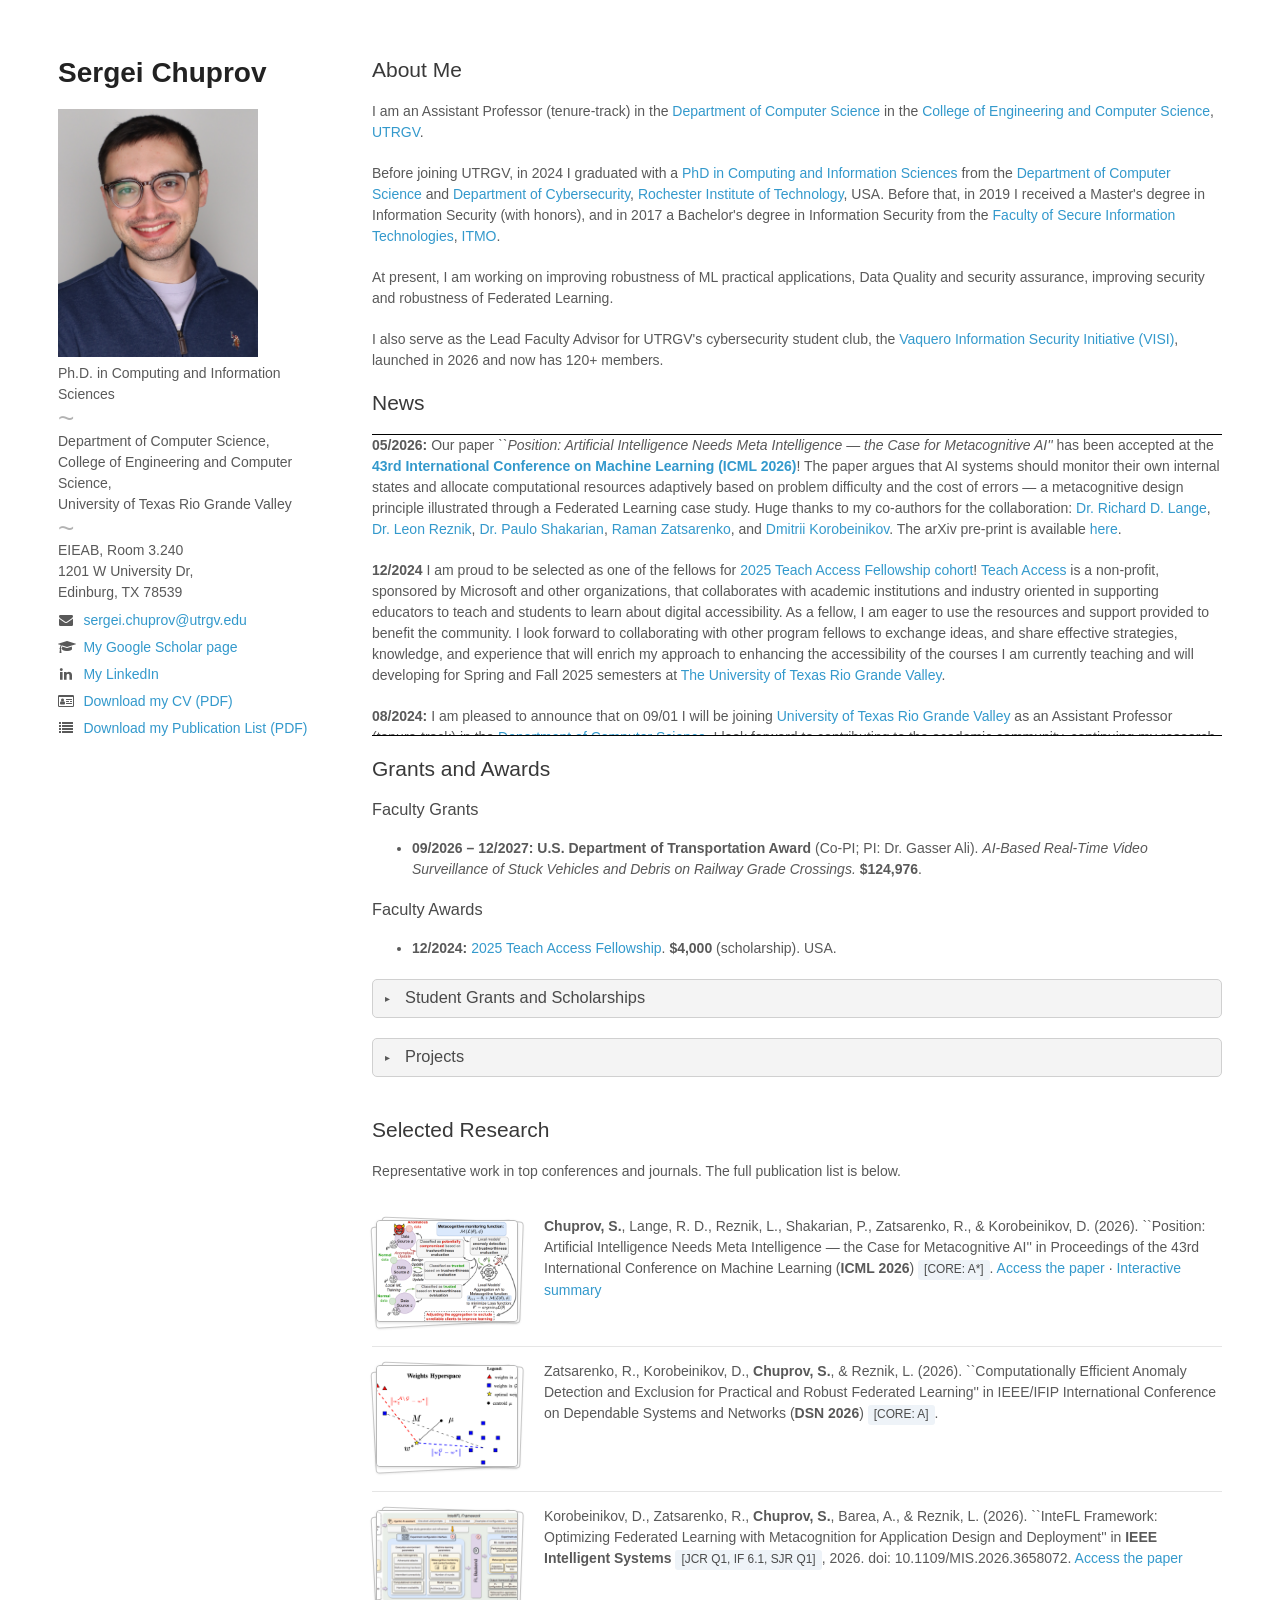
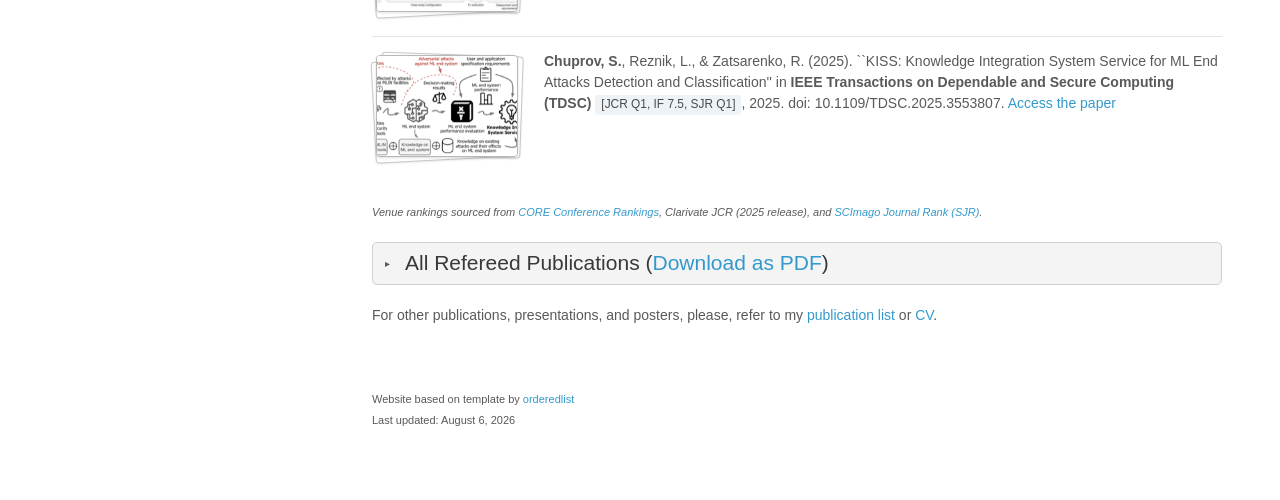
<file: index.html>
<!doctype html>
<html lang="en">

<head>
  <meta charset="utf-8">
  <meta http-equiv="X-UA-Compatible" content="chrome=1">
  <meta name="keywords" content="Sergei Chuprov">
  <meta name="robots" content="all">
  <title>Sergei Chuprov Homepage</title>

  <link rel="stylesheet" href="assets/css/styles.css">
  <link rel="stylesheet" href="assets/css/pygment_trac.css">
  <link rel="stylesheet" href="assets/css/font-awesome/css/font-awesome.min.css">
  <meta name="viewport" content="width=device-width, initial-scale=1">
  <!--[if lt IE 9]>
    <script src="//html5shiv.googlecode.com/svn/trunk/html5.js"></script>
    <![endif]-->
</head>

<body>
  <a href="#main" class="skip-link">Skip to main content</a>
  <div class="wrapper">
    <header>
      <h1><b>Sergei Chuprov</b></h1>

      <a href="assets/img/u184558.jpg" target="_blank" rel="noopener noreferrer"><img src="assets/img/figures/u184558.jpg" alt="Sergei Chuprov"
          title="Sergei Chuprov" width="200" /></a>
      <p>Ph.D. in Computing and Information Sciences</p>
      <p class="header-divider" aria-hidden="true">~</p>
      <p>Department of Computer Science,<br>
        College of Engineering and Computer Science,<br>
        University of Texas Rio Grande Valley
      </p>
      <p class="header-divider" aria-hidden="true">~</p>
      <p>EIEAB, Room 3.240<br>
        1201 W University Dr,<br>
        Edinburg, TX 78539
      </p>
      <ul class="contact-list">
        <li>
          <i class="fa fa-envelope" aria-hidden="true"></i>
          <span class="sr-only">Email:</span>
          <a href="mailto:sergei.chuprov@utrgv.edu">sergei.chuprov@utrgv.edu</a>
        </li>
        <li>
          <i class="fa fa-graduation-cap" aria-hidden="true"></i>
          <a href="https://scholar.google.com/citations?hl=en&authuser=1&user=IpuSnGwAAAAJ"
            target="_blank" rel="noopener noreferrer">My Google Scholar page</a>
        </li>
        <li>
          <i class="fa fa-linkedin" aria-hidden="true"></i>
          <a href="https://www.linkedin.com/in/sergei-chuprov-889053174/" target="_blank"
            rel="noopener noreferrer">My LinkedIn</a>
        </li>
        <li>
          <i class="fa fa-id-card-o" aria-hidden="true"></i>
          <a href="https://github.com/sergeichuprov/isslab/raw/main/assets/docs/CV_Sergei_Chuprov.pdf"
            target="_blank" rel="noopener noreferrer">Download my CV (PDF)</a>
        </li>
        <li>
          <i class="fa fa-list" aria-hidden="true"></i>
          <a href="https://github.com/sergeichuprov/isslab/raw/main/assets/docs/Publications_Sergei_Chuprov.pdf"
            target="_blank" rel="noopener noreferrer">Download my Publication List (PDF)</a>
        </li>
      </ul>
    </header>
    <section id="main" role="main">
      <h2>About Me</h2>

      <p>I am an Assistant Professor (tenure-track) in the <a href="https://www.utrgv.edu/csci/"
          target="_blank" rel="noopener noreferrer">Department of Computer Science</a> in the <a href="https://www.utrgv.edu/cecs/index.htm"
          target="_blank" rel="noopener noreferrer">College of Engineering and Computer Science</a>, <a href="https://www.utrgv.edu/"
          target="_blank" rel="noopener noreferrer">UTRGV</a>.</p>

      <p>Before joining UTRGV, in 2024 I graduated with a <a
          href="https://www.rit.edu/study/computing-and-information-sciences-phd" target="_blank" rel="noopener noreferrer">PhD in Computing and
          Information Sciences</a> from the <a href="https://www.rit.edu/computing/department-computer-science"
          target="_blank" rel="noopener noreferrer">Department of Computer Science</a> and <a href="https://www.rit.edu/cybersecurity/"
          target="_blank" rel="noopener noreferrer">Department of Cybersecurity</a>, <a href="https://www.rit.edu/" target="_blank" rel="noopener noreferrer">Rochester
          Institute of Technology</a>, USA. Before that, in 2019 I received a Master's degree in Information Security
        (with honors), and in 2017 a Bachelor's degree in Information Security from the <a
          href="https://en.itmo.ru/en/faculty/105/Faculty_of_Secure_Information_Technologies.htm"
          target="_blank" rel="noopener noreferrer">Faculty of Secure Information Technologies</a>, <a href="https://en.itmo.ru/"
          target="_blank" rel="noopener noreferrer">ITMO</a>.</p>

      <p>At present, I am working on improving robustness of ML practical applications, Data Quality and security
        assurance, improving security and robustness of Federated Learning.</p>

      <p>I also serve as the Lead Faculty Advisor for UTRGV's cybersecurity student club, the <a
          href="https://vaqueroisi.org/" target="_blank" rel="noopener noreferrer">Vaquero Information Security
          Initiative (VISI)</a>, launched in 2026 and now has 120+ members.</p>

      <h2 id="news-heading">News</h2>

      <div tabindex="0" role="region" aria-labelledby="news-heading"
        style="height:300px;overflow:scroll;overflow-y:scroll;overflow-x:hidden;border-bottom:1px solid black;border-top:1px solid black;">

        <p><b>05/2026:</b> Our paper <i>``Position: Artificial Intelligence Needs Meta
            Intelligence &mdash; the Case for Metacognitive AI''</i> has been accepted at the <a
            href="https://icml.cc/Conferences/2026" target="_blank" rel="noopener noreferrer"><b>43rd International
              Conference on Machine Learning (ICML 2026)</b></a>! The paper argues that AI systems should monitor
          their own internal states and allocate computational resources adaptively based on problem difficulty and the
          cost of errors &mdash; a metacognitive design principle illustrated through a Federated Learning case study.
          Huge thanks to my co-authors for the collaboration: <a
            href="https://www.rit.edu/directory/rdlvcs-richard-lange" target="_blank"
            rel="noopener noreferrer">Dr.&nbsp;Richard D. Lange</a>, <a href="https://www.cs.rit.edu/~lr/"
            target="_blank" rel="noopener noreferrer">Dr.&nbsp;Leon Reznik</a>, <a
            href="https://ecs.syracuse.edu/faculty-staff/paulo-shakarian" target="_blank"
            rel="noopener noreferrer">Dr.&nbsp;Paulo Shakarian</a>, <a
            href="https://www.linkedin.com/in/raman-zatsarenko/" target="_blank" rel="noopener noreferrer">Raman
            Zatsarenko</a>, and <a href="https://www.linkedin.com/in/dmitrii-korobeinikov" target="_blank"
            rel="noopener noreferrer">Dmitrii Korobeinikov</a>. The arXiv pre-print is available <a
            href="https://arxiv.org/abs/2605.15567" target="_blank" rel="noopener noreferrer">here</a>.</p>

        <p><b>12/2024</b> I am proud to be selected as one of the fellows for <a
            href="https://teachaccess.org/teach-access-fellowship-program/" target="_blank" rel="noopener noreferrer">2025 Teach Access Fellowship
            cohort</a>! <a href="https://teachaccess.org/teach-access-fellowship-program/" target="_blank" rel="noopener noreferrer">Teach
            Access</a> is a non-profit, sponsored by Microsoft and other organizations, that collaborates with academic
          institutions and industry oriented in supporting educators to teach and students to learn about digital
          accessibility. As a fellow, I am eager to use the resources and support provided to benefit the community. I
          look forward to collaborating with other program fellows to exchange ideas, and share effective strategies,
          knowledge, and experience that will enrich my approach to enhancing the accessibility of the courses I am
          currently teaching and will developing for Spring and Fall 2025 semesters at <a href="https://www.utrgv.edu/"
            target="_blank" rel="noopener noreferrer">The University of Texas Rio Grande Valley</a>.</p>

        <p><b>08/2024:</b> I am pleased to announce that on 09/01 I will be joining <a href="https://www.utrgv.edu/"
            target="_blank" rel="noopener noreferrer">University of Texas Rio Grande Valley</a> as an Assistant Professor (tenure-track) in the <a
            href="https://www.utrgv.edu/csci/" target="_blank" rel="noopener noreferrer">Department of Computer Science</a>. I look forward to
          contributing to the academic community, continuing my research in AI/ML security and robustness, and working
          alongside the outstanding faculty team headed by Dr. <a
            href="https://www.utrgv.edu/csci/faculty/emmett-tomai/index.htm" target="_blank" rel="noopener noreferrer">Emmet Tomai</a>, the
          Department Chair.</p>

        <p><b>04/2024:</b> On 04/29, my PhD dissertation defense has commenced (<b>successfully</b>) at RIT. This is an
          important milestone in my life, which has been achieved through the years of hard but truly inspiring,
          passionate, and rewarding work of solving challenging problems and building my unique knowledge and skill
          sets. Success is rarely achieved in isolation, and this dissertation would not have been possible without the
          unwavering support and guidance of a remarkable group of individuals, who significantly contributed to shaping
          and maturing my research endeavor, including my advisor, Dr. <a href="https://www.cs.rit.edu/~lr/"
            target="_blank" rel="noopener noreferrer">Leon Reznik</a>, and my PhD dissertation committee members: Dr. <a
            href="https://www.rit.edu/directory/ixdics-ivan-de-oliveira-nunes" target="_blank" rel="noopener noreferrer">Ivan De Oliveira
            Nunes</a>, Dr. <a href="https://www.rit.edu/directory/sprics-stanislaw-radziszowski"
            target="_blank" rel="noopener noreferrer">Stanislaw Radziszowski</a>, and Dr. <a
            href="https://www.sacredheart.edu/phonebook/igor-khokhlov.php" target="_blank" rel="noopener noreferrer">Igor Khohklov</a>.
          I extend my deepest gratitude for the help in maturing myself as a researcher, and for the opportunity to have
          a collaboration with them to: Dr. Ernest Fokoue, Dr. Richard Zanibbi, Dr. Roman Yampolskiy, Dr. Sergey
          Lyshevski, Dr. Garegin Grigoryan, Dr. Haibo Yang, Dr. Ilia Viksnin, Dr. Igor Komarov, Raman Zatsarenko,
          Dmitrii Korobeinikov, Harshil Patel, Anirudh Narayanan, Shivam Mahajan, Chirayu Anil Marathe, Moinuddin Memon,
          Kartavya Manojbhai Bhatt, Rahul Ganesh, Matthew Hyland, John Flory, Antoun Obeid, Akshaya Nandkishor Satam,
          Srujan Shetty, Ruslan Gataullin, Iuliia Kim, Egor Marinenkov, Pavel Belyaev, Evgenii Neverov, Nikita Tursukov,
          Eduard Lazarev, Timofey Melnikov, Maria Usova, Julia Lyakhovenko, Dr. Kseniya Salakhutdinova, and many others.
          <b>To all of you, my deepest gratitude!</b>
          <br>
          <a href="assets/img/figures/photo_2024-07-29_18-12-20.jpg" target="_blank" rel="noopener noreferrer"><img
              src="assets/img/figures/photo_2024-07-29_18-12-20.jpg" alt="Graduation photo" height="240"></a>
        </p>

        <p><b>09/2023:</b> I am excited to announce that Dr. <a href="https://www.cs.rit.edu/~lr/"
            target="_blank" rel="noopener noreferrer">Reznik</a> and myself are starting our new (2023-2026) research project funded by NSF:
          <b>Collaborative research: IDEAS lab: ETAUS: Smarter Microbial Observatories for Realtime ExperimentS
            (SMORES).</b> This big ($1.5M) project will be performed in collaboration between Harvard University, RIT,
          Florida International University and University of Georgia. It involves studies and practical work in biology,
          AI and engineering as well as field underwater experiments in Florida and California. The project will study
          marine sediments, which play a critical role in natural carbon sequestration. We propose to develop a novel
          seafloor sensor/sampler array to better understand how tidal pumping and subsurface currents influence
          seafloor oxygenation and sedimentary carbon cycling. Our team will be responsible for developing smarter
          control systems that use ML models and techniques to understand how to make intelligent predictions about when
          and where to best sense/sample based on the historical and real-time data.
        </p>

        <p><b>06/2023:</b> On 06/14, I had the opportunity to serve as a <a href="assets/img/Certificate.png"
            target="_blank" rel="noopener noreferrer">volunteer judge</a> for the students' science projects presented at the international <a
            href="https://geniusolympiad.org/index.html" target="_blank" rel="noopener noreferrer">GENIUS Olympiad</a> held at RIT. With students
          coming from all over the world, the event was an amazing platform for cultural exchange and development! The
          opportunity to serve as a judge was extremely beneficial for me in various ways. I was excited and pleased to
          enhance my knowledge about approaches to sustainable environmental problems in different world regions, as
          well as improve my skills in project evaluation and grading, which I will definitely leverage in my future
          career. I had a chance to talk with many students about their projects, and I was astonished by their
          confidence, knowledge, and the employed efforts on the problems they are working on! I firmly believe that
          such olympiads and contests are indeed fundamental and advantageous in the early stage to motivate future
          professionals in their endeavors to make our world better.</p>

        <p><b>06/2023:</b> From 06/05 to 06/06 I had a great opportunity to present our recent research results at the
          <a href="https://cai.ieee.org/2023/" target="_blank" rel="noopener noreferrer">IEEE CAI 2023</a> conference happened in Santa Clara, CA.
          I presented two research papers there: <i>Federated Learning for Robust Computer Vision in Intelligent
            Transportation Systems (Chuprov, S., <a href="https://www.linkedin.com/in/kartavyabhatt/"
              target="_blank" rel="noopener noreferrer">Bhatt, K.M.</a>, & <a href="https://www.rit.edu/directory/lrvcs-leon-reznik"
              target="_blank" rel="noopener noreferrer">Reznik, L.</a>)</i>; and <i>Federated Learning with Trust Evaluation for Industrial
            Applications (Chuprov, S., <a href="https://www.linkedin.com/in/moinuddin-memon/" target="_blank" rel="noopener noreferrer">Memon,
              M.</a>, & <a href="https://www.rit.edu/directory/lrvcs-leon-reznik" target="_blank" rel="noopener noreferrer">Reznik, L.</a>)</i>.
          The second paper was included into the <b>10 best conference's papers list</b> based on the reviews, and
          <b>was selected for the oral presentation</b> during the technical sessions. I want to express the most
          sincere gratitude to the IEEE CAI'23 organizers and reviewers for this incredible privilege, and to the
          amazing public for their attention and the chance to obtain useful feedback and aspects for the future work
          from the Q&A discussion. In addition, I want to congratulate my co-authors and thank them for their valuable
          contributions: Kartavya, Moinuddin, and Dr. Reznik! Without you, these papers would not be possible.

          <br>

          <a href="assets/img/figures/HBP04802.jpg" target="_blank" rel="noopener noreferrer"><img src="assets/img/figures/HBP04802_optimized.jpg"
              alt="Photo from the CAI'23 (1)" width="300" loading="lazy"></a>
          <a href="assets/img/figures/HBP05993.jpg" target="_blank" rel="noopener noreferrer"><img src="assets/img/figures/HBP05993_optimized.jpg"
              alt="Photo from the CAI'23 (2)" width="300" loading="lazy"></a>

        </p>

        <p><b>05/2023:</b> Our paper, ``<a href="https://www.mdpi.com/2076-3417/13/9/5735" target="_blank" rel="noopener noreferrer">Robust
            Autonomous Vehicle Computer-Vision-Based Localization in Challenging Environmental Conditions</a>'' has been
          finally published in the ``<a
            href="https://www.mdpi.com/journal/applsci/special_issues/Autonomous_Transport_Vehicles"
            target="_blank" rel="noopener noreferrer">Challenges in the Guidance, Navigation and Control of Autonomous and Transport
            Vehicles</a>'' <em><b><span style="color: #ff0000">Special Issue</span></b></em>, MDPI Applied Sciences
          Journal.</p>

        <p><b>04/2023:</b> From 04/21 to 04/22 I had been privileged to participate in <a
            href="https://community.amstat.org/rochester/events/upstats-2023" target="_blank" rel="noopener noreferrer">UPSTAT 2023 conference</a>
          that took place at the Rochester Institute of Technology. At the event, I presented our work ``Enhancing
          Federated Learning Security with Reputation and Trust-Based Indicators'' authored by myself, Prof. Leon
          Reznik, and Moinuddin Memon (both affiliated with RIT). I am thrilled to announce that <b>our work won the
            Gold Medal</b> in the poster session! I want to express our deep gratitude to the UPSTAT'23 Organizing
          Committee and to all conference's participants!</p>

        <p><b>01/2023:</b> From 01/23 to 01/27 I had an honor to participate in <a
            href="https://www.powderwireless.net/mww2023" target="_blank" rel="noopener noreferrer">POWDER-RENEW Mobile and Wireless Week 2023</a>
          at the University of Utah, Salt Lake City. The event was diligently organized by the POWDER team and was full
          of novel and useful knowledge and hands-on practical tutorials on how to work with the POWDER platform. POWDER
          team-members were really friendly and eager to help in case of any questions and issues. During the event, I
          have developed both my personal skills and knowledge, and also new collaborations with other participants,
          which will definitely help me to advance my further research. Greatly appreciate POWDER team vigilance and
          organization, and looking forward to the next year event!

          <br>

          <a href="assets/img/PWDR_1.jpeg" target="_blank" rel="noopener noreferrer"><img src="assets/img/PWDR_1_optimized.jpg"
              alt="Photo from the MWW2023 (1)" width="300" loading="lazy"></a>
          <a href="assets/img/PWDR_2.jpeg" target="_blank" rel="noopener noreferrer"><img src="assets/img/PWDR_2_optimized.jpg"
              alt="Photo from the MWW2023 (2)" width="300" loading="lazy"></a>

        </p>

        <p><b>11/2022:</b> From 10/30 to 11/02 I had an amazing time in Dallas, TX, participating in 2022 IEEE Sensors
          conference. Any conference is about people, and the Sensors community definitely proves this thesis! So many
          engaging talks and interesting speakers. I also presented our two papers, which you can find below in
          Conference Proceedings section.</p>

        <p><b>08/2022:</b> I am happy to announce that our paper ``<a
            href="https://www.mdpi.com/2073-8994/14/8/1580/htm" target="_blank" rel="noopener noreferrer">Study on Destructive Informational
            Impact in Unmanned Aerial Vehicles Intergroup Communication</a>'' has been finally published in the MDPI
          Symmetry Journal's Special Issue <em>``Symmetry in Distributed Algorithms and Parallel Algorithms and Their
            Applications''</em>. I want to thank all the co-authors contributed to this paper: Egor, Nikita, Iuliia, and
          Ilia - congrats!</p>

        <p><b>07/2022:</b> Congrats to my colleague, Dr. <a href="https://www.researchgate.net/profile/Ilia-Viksnin"
            target="_blank" rel="noopener noreferrer">Ilia Viksnin</a>, who have recently published his co-authored book in Russian:
          <em>``Unmanned Aerial Vehicles Safety: Informational, Functional and Criminal Law Aspects''</em>! The book
          discusses issues in understanding the responsibility for unmanned autonomous vehicles safety accidents, and
          proposes interesting insights related to the topic. I also contributed to the book publishing process by
          assisting with the editing and proofreading. Please, use <a href="http://www.igpran.ru/newsall/8752/"
            target="_blank" rel="noopener noreferrer">this link</a> for the reference.
        </p>

        <p><b>05/2022:</b> I am happy to announce that I have completed my first Ph.D. year at RIT and successfully
          passed the Research Potential Assessment. I want to kindly thank all who have been helping me in this journey,
          especially, my pre-assessment committee members: Dr. <a
            href="https://www.rit.edu/directory/ixdics-ivan-de-oliveira-nunes" target="_blank" rel="noopener noreferrer">De Oliveira Nunes</a>,
          Dr. <a href="https://www.rit.edu/directory/sprics-stanislaw-radziszowski" target="_blank" rel="noopener noreferrer">Radziszowski</a>,
          and my advisor Dr. <a href="https://www.cs.rit.edu/~lr/" target="_blank" rel="noopener noreferrer">Reznik</a>.</p>

        <p><b>08/2021:</b> I am starting my Ph.D. in Computing and Information Sciences at RIT, under the supervision of
          Prof. <a href="https://www.cs.rit.edu/~lr/" target="_blank" rel="noopener noreferrer">Leon Reznik</a>.</p>
      </div>

      <br>

      <h2>Grants and Awards</h2>

      <h3>Faculty Grants</h3>
      <ul>
        <li><b>09/2026 &ndash; 12/2027:</b> <b>U.S. Department of Transportation Award</b> (Co-PI; PI: Dr. Gasser Ali).
          <em>AI-Based Real-Time Video Surveillance of Stuck Vehicles and Debris on Railway Grade Crossings.</em>
          <b>$124,976</b>.</li>
      </ul>

      <h3>Faculty Awards</h3>
      <ul>
        <li><b>12/2024:</b> <a href="https://teachaccess.org/teach-access-fellowship-program/" target="_blank"
            rel="noopener noreferrer">2025 Teach Access Fellowship</a>. <b>$4,000</b> (scholarship). USA.</li>
      </ul>

      <details class="collapsible-section">
        <summary><h3>Student Grants and Scholarships</h3></summary>
        <ul>
          <li><b>08/2022:</b> <b>Amazon AWS Cloud Credit for Research</b> (sole PI). Awarded an AWS research
            promotional credit for one year. <b>$4,000</b>. Rochester, NY, USA.</li>
          <li><b>06/2023:</b> IEEE CAI 2023 Student Conference Grant. Santa Clara, CA, USA.</li>
          <li><b>01/2023:</b> NSF grant that covers participation in <a href="https://www.powderwireless.net/mww2023"
              target="_blank" rel="noopener noreferrer">POWDER-RENEW Mobile and Wireless Week 2023</a>. Salt Lake
            City, UT, USA.</li>
          <li><b>05/2022:</b> IEEE INFOCOM Student Conference Grant. London, UK.</li>
          <li><b>2021&ndash;2023:</b> Rochester Institute of Technology PhD Research and Tuition Scholarship
            (3 years). Rochester, NY, USA.</li>
          <li><b>07/2022, 10/2019:</b> Saint-Petersburg's Academic and Industrial Institutions Students' Grant
            (2 times). St. Petersburg, Russia.</li>
          <li><b>05/2021:</b> Scholarship of the Russian Federation President for Students of Higher Education
            Universities Studying Abroad in 2021/2022 Academic Year. <b>$16,400</b>. St. Petersburg, Russia.</li>
          <li><b>2021, 2022:</b> Scholarship of the Russian Federation President and Government for the Students of
            Priority Education Directions (2 times). St. Petersburg, Russia.</li>
          <li><b>09/2019:</b> Scholarship of the Russian Federation Government. St. Petersburg, Russia.</li>
        </ul>
      </details>

      <div id="content">

        <details class="collapsible-section">
          <summary><h3>Projects</h3></summary>
          <ul class="project-list">
            <li class="project-item">
              <span class="thumb-wrap"><img class="project-thumb" src="assets/img/thumbnails/AI%20Based%20Real%20Time%20Video%20Surveillance%20of%20Stuck%20Vehicles%20and%20Debris%20on%20Railway%20Grade%20Crossings.png" alt=""
                onerror="this.onerror=null;this.src='assets/img/thumbnails/_placeholder.svg'" loading="lazy"></span>
              <div class="project-text">
                <b>AI-Based Real-Time Video Surveillance of Stuck Vehicles and Debris on Railway Grade Crossings</b>
                (September 2026 - December 2027)
                <p>In this project, we develop AI/ML-based computer vision methods and software tools for real-time
                  detection of stuck vehicles and debris on railway grade crossings, improving railway safety and
                  reducing incident response times. I serve as Co-PI alongside the PI, Dr. Gasser Ali. The project is
                  supported by the U.S. Department of Transportation, $124,976.</p>
              </div>
            </li>

            <li class="project-item">
              <span class="thumb-wrap"><img class="project-thumb" src="assets/img/thumbnails/InteFL%20Framework%20Optimizing%20Federated%20Learning%20with%20Metacognition%20for%20Application%20Design%20and%20Deployment.png" alt=""
                onerror="this.onerror=null;this.src='assets/img/thumbnails/_placeholder.svg'" loading="lazy"></span>
              <div class="project-text">
                <b>InteFL: Federated Learning Execution Framework</b> (2024 - present)
                <p>An open-source software framework for designing, deploying, and experimenting with Federated
                  Learning applications, with first-class support for integrating <em>metacognitive capabilities</em>
                  &mdash; allowing FL systems to monitor their own internal states, allocate resources adaptively, and
                  detect anomalous behavior across federated clients. The framework underpins our recent research
                  published at <b>ICML 2026</b> and in <b>IEEE Intelligent Systems</b>.<br>
                  <b>[<a href="https://github.com/dmitrykoro/fl-execution-framework" target="_blank"
                      rel="noopener noreferrer">GitHub: InteFL Framework</a>], [<a
                      href="https://arxiv.org/abs/2605.15567" target="_blank" rel="noopener noreferrer">ICML 2026
                      paper</a>], [<a href="https://ieeexplore.ieee.org/abstract/document/11366920" target="_blank"
                      rel="noopener noreferrer">IEEE Intelligent Systems paper</a>]</b>
                </p>
              </div>
            </li>

            <li class="project-item">
              <span class="thumb-wrap"><img class="project-thumb" src="assets/img/thumbnails/smores.png" alt=""
                onerror="this.onerror=null;this.src='assets/img/thumbnails/_placeholder.svg'" loading="lazy"></span>
              <div class="project-text">
                <b>Collaborative research: IDEAS lab: ETAUS: Smarter Microbial Observatories for Realtime ExperimentS
                  (SMORES)</b> (2023 - present)
                <p>I contribute as a volunteer collaborator to this project, which involves the collaboration between
                  Harvard University, RIT, Florida International University, and the University of Georgia to study
                  marine sediments and their role in natural carbon sequestration, using AI and ML to optimize data
                  collection and predictions during field experiments. The project is supported by NSF award #2321652.
                </p>
              </div>
            </li>

            <li class="project-item">
              <span class="thumb-wrap"><img class="project-thumb" src="assets/img/thumbnails/Enhancing%20Security%20and%20Privacy%20of%20the%20Conventional%20Federated%20Learning.png" alt=""
                onerror="this.onerror=null;this.src='assets/img/thumbnails/_placeholder.svg'" loading="lazy"></span>
              <div class="project-text">
                <b>Enhancing Security and Privacy of the Conventional Federated Learning</b> (September 2022 - July
                2024)
                <p>Our research introduces a Reputation and Trust-based technique to enhance Federated Learning (FL)
                  for industrial applications, addressing issues with anomalous local data. We validate our approach
                  using financial data, demonstrating its effectiveness. We also explore FL for robust computer vision
                  applications in Intelligent Transportation Systems (ITSs), evaluating model performance under varying
                  Data Quality conditions and providing recommendations for improved FL-based ITS solutions. The
                  project is supported by the United States Military Academy (USMA) and is accomplished under Grant
                  Number W911NF-20-1-0337.<br>
                  <b>[<a href="https://ieeexplore.ieee.org/document/10195142" target="_blank"
                      rel="noopener noreferrer">IEEE CAI 2023 - Trust Evaluation paper</a>], [<a
                      href="https://ieeexplore.ieee.org/document/10195053" target="_blank"
                      rel="noopener noreferrer">IEEE CAI 2023 - Federated CV paper</a>], [<a
                      href="https://ieeexplore.ieee.org/abstract/document/10578970" target="_blank"
                      rel="noopener noreferrer">IEEE AIIoT 2024 - Edge Training paper</a>], [<a
                      href="https://ieeexplore.ieee.org/abstract/document/10578967" target="_blank"
                      rel="noopener noreferrer">IEEE AIIoT 2024 - Trust-Based Anomaly Detection paper</a>], [<a
                      href="https://patents.google.com/patent/WO2024155819A1" target="_blank"
                      rel="noopener noreferrer">WIPO patent (WO2024155819A1)</a>]</b>
                </p>
              </div>
            </li>

            <li class="project-item">
              <span class="thumb-wrap"><img class="project-thumb" src="assets/img/thumbnails/Developing%20Methods%20and%20Tools%20for%20Machine%20Learning%20Robustness%20Assurance%20under%20Vulnerable%20Cyberinfrastructure%20and%20Varying%20Data%20Quality.png" alt=""
                onerror="this.onerror=null;this.src='assets/img/thumbnails/_placeholder.svg'" loading="lazy"></span>
              <div class="project-text">
                <b>Developing Methods and Tools for Machine Learning Robustness Assurance under Vulnerable
                  Cyberinfrastructure and Varying Data Quality</b> (May 2022 - April 2024)
                <p>In this project, we develop methods and tools for enhancing ML applications robustness and security
                  of ML Integrated with Network (MLIN) systems. In contrast to other approaches, we consider MLINs
                  from the system integration perspective, and propose methods that tie MLIN components together into
                  an interrelated structure with the goal to improve its robustness to Data Quality variations. We
                  examined practical ML application use cases and employed real wireless network transmission with the
                  help of the <a href="https://powderwireless.net/" target="_blank" rel="noopener noreferrer">POWDER</a>
                  platform. The project is supported by the grant from the U.S. CRDF Global, award #G-202102-67515.<br>
                  <b>[<a href="https://ieeexplore.ieee.org/abstract/document/9798388" target="_blank"
                      rel="noopener noreferrer">IEEE INFOCOM 2022 paper</a>], [<a
                      href="https://ieeexplore.ieee.org/abstract/document/10279698" target="_blank"
                      rel="noopener noreferrer">IEEE ICC 2023 paper</a>], [<a
                      href="https://patents.google.com/patent/WO2024059625A1" target="_blank"
                      rel="noopener noreferrer">WIPO patent (WO2024059625A1)</a>]</b>
                </p>
              </div>
            </li>

            <li class="project-item">
              <span class="thumb-wrap"><img class="project-thumb" src="assets/img/thumbnails/Partisan%20Telegram%20Application%20and%20Operational%20Security%20Assessment.png" alt=""
                onerror="this.onerror=null;this.src='assets/img/thumbnails/_placeholder.svg'" loading="lazy"></span>
              <div class="project-text">
                <b>Partisan Telegram Application and Operational Security Assessment</b> (February 2022 - July 2022)
                <p>In this project, we developed an open-source <a
                    href="https://public.opentech.fund/documents/Vulnerability_Assessment_Report_-_OpenTech_Fund_2.pdf"
                    target="_blank" rel="noopener noreferrer">report</a> on comprehensive security assessment of the
                  <a href="https://github.com/wrwrabbit/Partisan-Telegram-Android" target="_blank"
                    rel="noopener noreferrer">Partisan Telegram Android OS application</a>; conducted functional
                  analysis of the application's source code; investigated and verified vulnerabilities that
                  jeopardized user's privacy. The project was supported by the <a
                    href="https://www.opentech.fund/news/an-application-and-operational-security-assessment-of-partisan-telegram/"
                    target="_blank" rel="noopener noreferrer">Open Technology Fund</a>.<br>
                  <b>[<a
                      href="https://public.opentech.fund/documents/Vulnerability_Assessment_Report_-_OpenTech_Fund_2.pdf"
                      target="_blank" rel="noopener noreferrer">report</a>]</b>
                </p>
              </div>
            </li>

            <li class="project-item">
              <span class="thumb-wrap"><img class="project-thumb" src="assets/img/thumbnails/Enhancing%20Sensor%20Network%20Security%20with%20Reputation%20and%20Trust-Based%20Technique.png" alt=""
                onerror="this.onerror=null;this.src='assets/img/thumbnails/_placeholder.svg'" loading="lazy"></span>
              <div class="project-text">
                <b>Enhancing Sensor Network Security with Reputation and Trust-Based Technique</b> (May 2021 - August
                2021)
                <p>In this project, we developed software and hardware tools that allow: modeling the communication
                  between real sensor devices; modeling malicious attacks against the quality of the communicated
                  data; verifying the effectiveness of the developed security solutions. The project was supported by
                  the Ministry of Science and Higher Education of the Russian Federation, #075-01024-21-02 (project
                  FSEE-2021-0014).<br>
                  <b>[<a href="https://ieeexplore.ieee.org/document/9592379" target="_blank"
                      rel="noopener noreferrer">IEEE SMDS 2021 paper</a>]</b>
                </p>
              </div>
            </li>

            <li class="project-item">
              <span class="thumb-wrap"><img class="project-thumb" src="assets/img/thumbnails/Development%20of%20Hardware%20and%20Software%20Modules%20for%20Critical%20Objects%20Monitoring%20over%20the%20Conditions%20of%20Uncertainty%20and%20Data%20Incompleteness%20for%20Malicious%20Attacks%20Prevention%20and%20Mitigation.png" alt=""
                onerror="this.onerror=null;this.src='assets/img/thumbnails/_placeholder.svg'" loading="lazy"></span>
              <div class="project-text">
                <b>Development of Hardware and Software Modules for Critical Objects Monitoring over the Conditions of
                  Uncertainty and Data Incompleteness for Malicious Attacks Prevention and Mitigation</b> (September
                2019 - October 2020)
                <p>In this project, we developed intelligent security evaluation models, risk evaluation models and
                  methods, and software and hardware prototypes aimed at: detecting and preventing malicious attacks
                  against environmental sensor devices; decreasing ecological risks by predicting air pollutant
                  distribution areas. The project was conducted in a collaboration with industrial companies, and the
                  solutions were implemented by Murmansk Commercial Seaport OAO, Russia. The work was supported by the
                  Ministry of Science and Higher Education of the Russian Federation under the agreement
                  #05.605.21.0189.</p>
              </div>
            </li>

            <li class="project-item">
              <span class="thumb-wrap"><img class="project-thumb" src="assets/img/thumbnails/Development%20of%20a%20Quantum%20Secure%20Hybrid%20Platform%20for%20Distributed%20Cyber-Physical%20Systems%20Control.png" alt=""
                onerror="this.onerror=null;this.src='assets/img/thumbnails/_placeholder.svg'" loading="lazy"></span>
              <div class="project-text">
                <b>Development of a Quantum Secure Hybrid Platform for Distributed Cyber-Physical Systems Control</b>
                (May 2018 - August 2019)
                <p>In this project, we developed multi-agent based security models and methods for mobile robotic
                  system equipped with quantum key generation facilities, and mobile robotic devices prototypes,
                  implemented at ITMO University, Russia, for further research and educational purposes. The work was
                  supported by the Government of Russian Federation, Grant 074-U01.</p>
              </div>
            </li>

            <li class="project-item">
              <span class="thumb-wrap"><img class="project-thumb" src="assets/img/thumbnails/Development%20of%20Experimental%20Testbed%20for%20Smart%20City%20Control%20and%20Security%20Algorithms%20Research%20and%20Verification.png" alt=""
                onerror="this.onerror=null;this.src='assets/img/thumbnails/_placeholder.svg'" loading="lazy"></span>
              <div class="project-text">
                <b>Development of Experimental Testbed for Smart City Control and Security Algorithms Research and
                  Verification</b> (May 2018 - March 2019)
                <p>In this project, we developed physical testbed equipped with IoT communication facilities and 10
                  autonomous vehicle models for security and optimization algorithms testing and verification.<br>
                  <b>[<a href="https://www.mdpi.com/1996-1073/12/23/4527" target="_blank"
                      rel="noopener noreferrer">Energies 2019 paper</a>], [<a
                      href="https://ieeexplore.ieee.org/document/9221258" target="_blank"
                      rel="noopener noreferrer">IEEE WF-IoT 2020 paper</a>], [<a
                      href="https://vk.com/video-175152723_456239017" target="_blank"
                      rel="noopener noreferrer">video</a>]</b>
                </p>
              </div>
            </li>
          </ul>
        </details>

        <br>

        <h2>Selected Research</h2>
        <p>Representative work in top conferences and journals. The full publication list is below.
        </p>
        <ul class="selected-publications">
          <li>
            <span class="thumb-wrap"><img class="pub-thumb" src="assets/img/thumbnails/Position%20Artificial%20Intelligence%20Needs%20Meta%20Intelligence%20the%20Case%20for%20Metacognitive%20AI.png" alt=""Position: Artificial Intelligence Needs Meta Intelligence" — click to enlarge"
              onerror="this.onerror=null;this.src='assets/img/thumbnails/_placeholder.svg'" loading="lazy"></span>
            <div class="pub-text">
              <b>Chuprov, S.</b>, Lange, R. D., Reznik, L., Shakarian, P., Zatsarenko, R., & Korobeinikov, D. (2026).
              ``Position: Artificial Intelligence Needs Meta Intelligence &mdash; the Case for Metacognitive AI'' in
              Proceedings of the 43rd International Conference on Machine Learning (<b>ICML 2026</b>) <span
                class="venue-rank">[CORE: A*]</span>. 
              <a href="https://arxiv.org/abs/2605.15567" target="_blank" rel="noopener noreferrer">Access the paper</a>
              &middot; <a href="https://faculty.utrgv.edu/sergei.chuprov/icml2026/icml2026.html" target="_blank"
                rel="noopener noreferrer">Interactive summary</a>
            </div>
          </li>
          <li>
            <span class="thumb-wrap"><img class="pub-thumb" src="assets/img/thumbnails/Computationally%20Efficient%20Anomaly%20Detection%20and%20Exclusion%20for%20Practical%20and%20Robust%20Federated%20Learning.png" alt=""
              onerror="this.onerror=null;this.src='assets/img/thumbnails/_placeholder.svg'" loading="lazy"></span>
            <div class="pub-text">
              Zatsarenko, R., Korobeinikov, D., <b>Chuprov, S.</b>, & Reznik, L. (2026). ``Computationally Efficient
              Anomaly Detection and Exclusion for Practical and Robust Federated Learning'' in IEEE/IFIP International
              Conference on Dependable Systems and Networks (<b>DSN 2026</b>) <span class="venue-rank">[CORE:
                A]</span>. 
            </div>
          </li>
          <li>
            <span class="thumb-wrap"><img class="pub-thumb" src="assets/img/thumbnails/InteFL%20Framework%20Optimizing%20Federated%20Learning%20with%20Metacognition%20for%20Application%20Design%20and%20Deployment.png" alt=""
              onerror="this.onerror=null;this.src='assets/img/thumbnails/_placeholder.svg'" loading="lazy"></span>
            <div class="pub-text">
              Korobeinikov, D., Zatsarenko, R., <b>Chuprov, S.</b>, Barea, A., & Reznik, L. (2026). ``InteFL Framework:
              Optimizing Federated Learning with Metacognition for Application Design and Deployment'' in <b>IEEE
                Intelligent Systems</b> <span class="venue-rank">[JCR Q1, IF 6.1, SJR Q1]</span>, 2026. doi:
              10.1109/MIS.2026.3658072. <a href="https://ieeexplore.ieee.org/abstract/document/11366920" target="_blank"
                rel="noopener noreferrer">Access the paper</a>
            </div>
          </li>
          <li>
            <span class="thumb-wrap"><img class="pub-thumb" src="assets/img/thumbnails/KISS%20Knowledge%20Integration%20System%20Service%20for%20ML%20End%20Attacks%20Detection%20and%20Classification.png" alt=""
              onerror="this.onerror=null;this.src='assets/img/thumbnails/_placeholder.svg'" loading="lazy"></span>
            <div class="pub-text">
              <b>Chuprov, S.</b>, Reznik, L., & Zatsarenko, R. (2025). ``KISS: Knowledge Integration System Service for
              ML End Attacks Detection and Classification'' in <b>IEEE Transactions on Dependable and Secure Computing
                (TDSC)</b> <span class="venue-rank">[JCR Q1, IF 7.5, SJR Q1]</span>, 2025. doi:
              10.1109/TDSC.2025.3553807. <a href="https://ieeexplore.ieee.org/abstract/document/10937050"
                target="_blank" rel="noopener noreferrer">Access the paper</a>
            </div>
          </li>
        </ul>
        <p><small><em>Venue rankings sourced from <a href="https://portal.core.edu.au/conf-ranks/" target="_blank"
                rel="noopener noreferrer">CORE Conference Rankings</a>, Clarivate JCR (2025 release), and <a
                href="https://www.scimagojr.com/" target="_blank" rel="noopener noreferrer">SCImago Journal Rank
                (SJR)</a>.</em></small></p>

        <details class="collapsible-section">
          <summary><h2>All Refereed Publications (<a
                href="https://github.com/sergeichuprov/isslab/raw/main/assets/docs/Publications_Sergei_Chuprov.pdf"
                target="_blank" rel="noopener noreferrer">Download as PDF</a>)</h2></summary>

        <h3>Patents</h3>
        <ol class="journal">
          <li>Reznik, L., & <b>Chuprov, S.</b> ``Excluding Compromised Local Units from Receiving Global Parameters
            in Federated Learning Systems'', WIPO Publication No. <a
              href="https://patents.google.com/patent/WO2024155819A1" target="_blank"
              rel="noopener noreferrer">WO2024155819A1</a>, published July 25, 2024. <em>Filed by Rochester Institute
              of Technology; priority date January 19, 2023.</em></li>
          <li>Reznik, L., & <b>Chuprov, S.</b> ``Network Adjustment Based on Machine Learning End System Performance
            Monitoring Feedback'', WIPO Publication No. <a
              href="https://patents.google.com/patent/WO2024059625A1" target="_blank"
              rel="noopener noreferrer">WO2024059625A1</a>, published March 21, 2024. <em>Filed by Rochester Institute
              of Technology; priority date September 14, 2022.</em></li>
        </ol>

        <h3>Books & Book Chapters</h3>
        <ol class="journal">
          <li><b>Chuprov, S.</b>, Zatsarenko, R., & Reznik, L. (2025) ``mLINK: Machine Learning Integration with Network
            and Knowledge'' in Metacognitive Artificial Intelligence, eds. Shakarian, P. & Wei, H. Cambridge University
            Press, September 2025, Chapter 16, pp. 264-275. doi: 10.1017/9781009522472. <a
              href="https://www.cambridge.org/core/books/metacognitive-artificial-intelligence/480C122CA4645E8790DBE9FE09330F62"
              target="_blank" rel="noopener noreferrer">Access the paper</a></li>
        </ol>

        <h3>Reprints</h3>
        <ol class="journal">
          <li><b>Chuprov, S.</b>, Belyaev, P., Gataullin, R., Reznik, L., Neverov, E., & Viksnin, I. (2024) ``Robust
            Autonomous Vehicle Computer-Vision-Based Localization in Challenging Environmental Conditions'' in Applied
            Sciences. 2024, pp. 34-48., doi: doi.org/10.3390/books978-3-7258-2184-6. Reprint of the Special Issue
            ``Challenges in the Guidance, Navigation and Control of Autonomous and Transport Vehicles'' that was
            published in Applied Sciences in 2023. <a
              href="https://www.mdpi.com/books/reprint/9926-challenges-in-the-guidance-navigation-and-control-of-autonomous-and-transport-vehicles"
              target="_blank" rel="noopener noreferrer">Access the paper</a></li>
        </ol>

        <h3>Journal Publications</h3>
        <ol class="journal">
          <li>Chan, E. E. N., <b>Chuprov, S.</b>, Ovi, P. R., &amp; Hasan, K. (2026). ``A Granularity-Centered Taxonomy of Personalized Federated Learning'' in Electronics. 2026, vol. 15, no. 15, 3481. doi: 10.3390/electronics15153481. <a
              href="https://www.mdpi.com/2079-9292/15/15/3481" target="_blank" rel="noopener noreferrer">Access the paper</a> (<em><b><span
                  style="color: #ff0000">Published in Special Issue</span></b></em>)</li>
          <li>Korobeinikov, D., Zatsarenko, R., <b>Chuprov, S.</b>, Barea, A., & Reznik, L. (2026). ``InteFL
            Framework: Optimizing Federated Learning with Metacognition for Application Design and Deployment'' in IEEE
            Intelligent Systems. 2026. doi: 10.1109/MIS.2026.3658072. <a
              href="https://ieeexplore.ieee.org/abstract/document/11366920" target="_blank" rel="noopener noreferrer">Access the paper</a> (<em><b><span
                  style="color: #ff0000">Published in Special Issue</span></b></em>)</li>
          <li><b>Chuprov, S.</b>, Reznik, L., & Zatsarenko, R. (2025). ``KISS: Knowledge Integration System Service for
            ML End Attacks Detection and Classification'' in IEEE Transactions on Dependable and Secure Computing. 2025,
            pp. 1-12. doi: 10.1109/TDSC.2025.3553807. <a href="https://ieeexplore.ieee.org/abstract/document/10937050"
              target="_blank" rel="noopener noreferrer">Access the paper</a></li>

          <li><b>Chuprov, S.</b>, Zatsarenko, R., Reznik, L., & Khokhlov, I. (2024). ``Data Quality Based Intelligent
            Instrument Selection with Security Integration'' in ACM Journal of Data and Information Quality. 2024, vol.
            16, no. 3, pp. 1-24. doi: 10.1145/3695770. <a href="https://dl.acm.org/doi/full/10.1145/3695770"
              target="_blank" rel="noopener noreferrer">Access the paper</a></li>

          <li><b>Chuprov, S.</b>, Belyaev, P., Gataullin, R., Reznik, L., Neverov, E., & Viksnin, I. (2023). ``Robust
            Autonomous Vehicle Computer-Vision-Based Localization in Challenging Environmental Conditions'' in Applied
            Sciences. 2023, no. 13(9):5735. doi: 10.3390/app13095735. <a href="https://www.mdpi.com/2076-3417/13/9/5735"
              target="_blank" rel="noopener noreferrer">Access the paper</a> (<em><b><span style="color: #ff0000">Published in Special Issue</span></b></em>)
          </li>

          <li>Berezovskaya, O., <b>Chuprov, S.</b>, Neverov, E., & Sadreev, E. (2023). ``Review and Comparison of
            Lightweight Modifications of the AES Cipher for a Network of Low-Power Devices'' in Automatic Control and
            Computer Sciences. 2022, no. 56, pp. 994-1006. <a
              href="https://link.springer.com/article/10.3103/S0146411622080028" target="_blank" rel="noopener noreferrer">Access the paper</a></li>

          <li>Melnikov, T., <b>Chuprov, S.</b>, Lazarev, E., Gataullin, R., & Viksnin, I. (2022). ``Improving Reputation
            and Trust-Based Approach with Reliability Indicators for Autonomous Vehicles Intergroup Communication'' in
            Tomsk State University Journal of Control and Computer Science. 2022, no. 61, pp. 108-117. <a
              href="https://journals.tsu.ru/informatics/en/&journal_page=archive&id=2302&article_id=51752"
              target="_blank" rel="noopener noreferrer">Access the paper</a></li>

          <li>Marinenkov, E., <b>Chuprov, S.</b>, Tursukov, N., Kim, I., & Viksnin, I. (2022). ``Study on Destructive
            Informational Impact in Unmanned Aerial Vehicles Intergroup Communication'' in Symmetry. 2022, Vol. 14, no.
            8, pp. 1-18. <a href="https://www.mdpi.com/2073-8994/14/8/1580/htm" target="_blank" rel="noopener noreferrer">Access the paper</a> (<em><b><span
                  style="color: #ff0000">Published in Special Issue</span></b></em>)</li>

          <li>Viksnin, I., Marinenkov, E., & <b>Chuprov, S.</b> (2022). ``A Game Theory approach for communication
            security and safety assurance in cyber-physical systems with Reputation and Trust-based mechanisms'' in
            Scientific and Technical Journal of Information Technologies, Mechanics and Optics, vol. 22, no. 1, pp.
            47–59. doi: 10.17586/2226-1494-2022-22-1-47-59. <a
              href="https://ntv.ifmo.ru/en/article/20971/primenenie_teorii_igr_dlya_obespecheniya_bezopasnosti_kommunikacii_kiberfizicheskoy_systemy_s_ispolzovaniem_mehanizmov_reputacii_i_doveriya.htm"
              target="_blank" rel="noopener noreferrer">Access the paper</a></li>

          <li>Khokhlov, I., Reznik, L., & <b>Chuprov, S.</b> (2020). ``Framework for Integral Data Quality and Security
            Evaluation in Smartphones'' in IEEE Systems Journal, vol. 15, no. 2, pp. 2058-2065, doi:
            10.1109/JSYST.2020.2985343. <a href="https://ieeexplore.ieee.org/abstract/document/9080556"
              target="_blank" rel="noopener noreferrer">Access the paper</a></li>

          <li><b>Chuprov, S.</b>, Viksnin, I., Kim, I., Tursukov, N., & Nedosekin, G. (2020). Empirical Study on
            Discrete Modeling of Urban Intersection Management System. International Journal of Embedded and Real-Time
            Communication Systems (IJERTCS), vol. 11(2), pp. 16-38, doi: 10.4018/IJERTCS.2020040102. <a
              href="https://www.igi-global.com/article/empirical-study-on-discrete-modeling-of-urban-intersection-management-system/258082"
              target="_blank" rel="noopener noreferrer">Access the paper</a></li>

          <li><b>Chuprov, S.</b>, Viksnin, I., Kim, I., Marinenkov, E., Usova, M., Lazarev, E., Melnikov, T., &
            Zakoldaev, D. (2019). Reputation and Trust Approach for Security and Safety Assurance in Intersection
            Management System. Energies, 12(23), 4527, doi: 10.3390/en12234527. <a
              href="https://www.mdpi.com/1996-1073/12/23/4527" target="_blank" rel="noopener noreferrer">Access the paper</a></li>
        </ol>

        <h3>Conference Proceedings</h3>
        <ol class="journal">
          <li>Amin, A., Hasan, K., Hong, L., <b>Chuprov, S.</b>, Thompson, R., Okpalaeze, A. D., Abena, P., Islam, T., &amp; Ahmed, I. (2026).
            ``Lightweight Privacy-First Federated Learning for Medical AI'' in International Conference on Security and Privacy in Communication Systems (SecureComm 2026). doi: 10.1007/978-3-032-32764-2_13. <a
              href="https://link.springer.com/chapter/10.1007/978-3-032-32764-2_13" target="_blank" rel="noopener noreferrer">Access the paper</a>
          </li>
          <li><b>Chuprov, S.</b>, Lange, R. D., Reznik, L., Shakarian, P., Zatsarenko, R., & Korobeinikov, D. (2026).
            ``Position: Artificial Intelligence Needs Meta Intelligence &mdash; the Case for Metacognitive AI'' in
            Proceedings of the 43rd International Conference on Machine Learning (ICML 2026). <a
              href="https://arxiv.org/abs/2605.15567" target="_blank" rel="noopener noreferrer">Access the paper</a>
          </li>

          <li>Zatsarenko, R., Korobeinikov, D., <b>Chuprov, S.</b>, & Reznik, L. (2026). ``Computationally Efficient
            Anomaly Detection and Exclusion for Practical and Robust Federated Learning'' in IEEE/IFIP International
            Conference on Dependable Systems and Networks (DSN 2026).</li>

          <li>Peña, A. & <b>Chuprov, S.</b> (2026). ``Improving PID-Based Aggregation in Federated Learning for Consumer
            Applications'' in 2026 IEEE 23rd Consumer Communications & Networking Conference (CCNC). 2026. doi:
            10.1109/CCNC65079.2026.11366291. <a href="https://ieeexplore.ieee.org/abstract/document/11366291"
              target="_blank" rel="noopener noreferrer">Access the paper</a></li>

          <li>Zatsarenko, R., <b>Chuprov, S.</b>, Korobeinikov, D., Reznik, L., & Peña, A. (2026). ``How to Improve
            Federated Learning in Consumer Applications? Detect and Exclude Bad Clients'' in 2026 IEEE 23rd Consumer
            Communications & Networking Conference (CCNC). 2026. doi: 10.1109/CCNC65079.2026.11366313. <a
              href="https://ieeexplore.ieee.org/abstract/document/11366313" target="_blank" rel="noopener noreferrer">Access the paper</a></li>

          <li>Peredo, A. & <b>Chuprov, S.</b> (2026). ``Improving Generalization with Harmonic Aggregation in
            Personalized Federated Learning'' in 2026 IEEE 23rd Consumer Communications & Networking Conference (CCNC).
            2026. doi: 10.1109/CCNC65079.2026.11366390. <a href="https://ieeexplore.ieee.org/abstract/document/11366390"
              target="_blank" rel="noopener noreferrer">Access the paper</a></li>

          <li>Peña, A., <b>Chuprov, S.</b>, Zatsarenko, R., & Reznik, L. (2026). ``Improving PID Control with Bayesian
            Optimization for Adversarially Robust Federated Learning'' in Proceedings of the 9th International
            Conference on Information and Computer Technologies (ICICT 2026), pp. 149-154. doi:
            10.1145/3803291.3803377. <a href="https://doi.org/10.1145/3803291.3803377" target="_blank"
              rel="noopener noreferrer">Access the paper</a></li>

          <li>Zatsarenko, R., <b>Chuprov, S.</b>, Korobeinikov, D., Reznik, L., & Peña, A. (2025). ``MADE-PI: Framework
            for Effective Anomaly Detection in Federated Learning Applications'' in 2025 International Conference on
            Machine Learning and Applications (ICMLA). 2025, pp. 446-451, doi: 10.1109/ICMLA66185.2025.00067. <a
              href="https://ieeexplore.ieee.org/abstract/document/11471394" target="_blank" rel="noopener noreferrer">Access the paper</a></li>

          <li>Fonseca, P., <b>Chuprov, S.</b>, Solis, J. P., & Marquez, G. (2025). ``Improving Lean Construction by
            Integrating ML for Contractor Performance Prediction'' in 2025 38th Conference of Open Innovations
            Association (FRUCT). 2025. doi: 10.23919/FRUCT67853.2025.11239221. <a
              href="https://ieeexplore.ieee.org/abstract/document/11239221" target="_blank" rel="noopener noreferrer">Access the paper</a></li>

          <li>Chan, E. E. N. & <b>Chuprov, S.</b> (2025). ``Bayesian Optimization of PID Coefficients for Robust
            Federated Learning'' in TACCSTER 2025 Proceedings. 2025. doi: 10.26153/tsw/62178. <a
              href="https://repositories.lib.utexas.edu/items/2b8f05db-3c70-4db8-9bdd-c37dc7566113"
              target="_blank" rel="noopener noreferrer">Access the paper</a></li>

          <li>Hong, L., <b>Chuprov, S.</b>, & Wan, Y. (2025) ``Mitigating Health Misinformation Through Human-AI
            Collaboration'' in AMCIS 2025 Proceedings. <a
              href="https://aisel.aisnet.org/amcis2025/social_comput/social_comput/3" target="_blank" rel="noopener noreferrer">Access the paper</a></li>

          <li><b>Chuprov, S.</b>, Korobeinikov, D., Zatsarenko, R., & Reznik, L. (2025) ``No trust, no learning?
            Improving Federated Learning Security and Robustness with Reputation and Trust'' in Data Science Workshop
            ``From Theory to Practice''. <a href="https://openreview.net/forum?id=V58HuUXGai" target="_blank" rel="noopener noreferrer">Access the paper</a>
          </li>

          <li>Korobeinikov, D., <b>Chuprov, S.</b>, & Reznik, L., (2024). ``Towards More Robust Federated Learning with
            Medical Imaging Model Anomaly Detection'' in 2024 IEEE Western New York Image and Signal Processing Workshop
            (WNYISPW), 2024, pp. 1-4. <a href="https://ieeexplore.ieee.org/document/10786500" target="_blank" rel="noopener noreferrer">Access the paper</a>
          </li>

          <li>Narayanan, A., <b>Chuprov, S.</b>, Reznik, L., Zatsarenko, R., & Korobeinikov, D. ``Intelligent Soccer
            Event Detection and Highlights Generation with Broadcast Cues Integration'' in 23rd International Conference
            on Machine Learning and Applications (ICMLA'24), Miami, FL, USA, 2024, pp. 554-559, doi:
            10.1109/ICMLA61862.2024.00081. <a href="https://ieeexplore.ieee.org/abstract/document/10903485"
              target="_blank" rel="noopener noreferrer">Access the paper</a></li>

          <li>Patel, H., <b>Chuprov, S.</b>, Korobeinikov, D., Zatsarenko, R., & Reznik, L. (2024). ``Improving
            Federated Learning Security with Trust Evaluation to Detect Adversarial Attacks'' in 19th Annual Symposium
            on Information Assurance (ASIA’ 24), 2024, pp. 37-43. <a href="https://par.nsf.gov/biblio/10532526"
              target="_blank" rel="noopener noreferrer">Access the paper</a></li>

          <li>Korobeinikov, D., <b>Chuprov, S.</b>, Zatsarenko, R., & Reznik, L., (2024). ``Federated Learning
            Robustness on Real World Data in Intelligent Transportation Systems'' in 19th Annual Symposium on
            Information Assurance (ASIA’ 24), 2024, pp. 30-36. <a href="https://par.nsf.gov/biblio/10532530"
              target="_blank" rel="noopener noreferrer">Access the paper</a></li>

          <li><b>Chuprov, S.</b>, Zatsarenko, R., Korobeinikov, D., & Reznik, L. (2024). ``Robust Training on the Edge:
            Federated vs. Transfer Learning for Computer Vision in Intelligent Transportation Systems'' in 2024 IEEE
            World AI IoT Congress (AIIoT), Seattle, WA, USA, 2024, pp. 172-178, doi: 10.1109/AIIoT61789.2024.10578970.
            <a href="https://ieeexplore.ieee.org/abstract/document/10578970" target="_blank" rel="noopener noreferrer">Access the paper</a>
          </li>

          <li>Zatsarenko, R., <b>Chuprov, S.</b>, Korobeinikov, D., & Reznik, L. (2024). ``Trust-Based Anomaly Detection
            in Federated Edge Learning'' in 2024 IEEE World AI IoT Congress (AIIoT), Seattle, WA, USA, 2024, pp.
            273-279, doi: 10.1109/AIIoT61789.2024.10578967. <a
              href="https://ieeexplore.ieee.org/abstract/document/10578967" target="_blank" rel="noopener noreferrer">Access the paper</a></li>

          <li>Kovtun R., <b>Chuprov, S.</b>, Gataullin, R., Ruchkan, A., Alhasan, A., & Viksnin, I. (2024). ``A Modern
            Approach to High Dynamic Range Image Processing with Machine Learning Architectures'' in 2024 XXVII
            International Conference on Soft Computing and Measurements (SCM), 2024, pp. 207-212, doi:
            10.1109/SCM62608.2024.10554097. <a href="https://ieeexplore.ieee.org/document/10554097"
              target="_blank" rel="noopener noreferrer">Access the paper</a></li>

          <li>Garifullin M., Turushev, T., Tursukov, N., & <b>Chuprov, S.</b> (2024). ``Extended Formulation of the
            Problem of Terrain Exploration using a Multi-agent System'' in 2024 XXVII International Conference on Soft
            Computing and Measurements (SCM), 2024, pp. 207-212, doi: 10.1109/SCM62608.2024.10554236. <a
              href="https://ieeexplore.ieee.org/document/10554236" target="_blank" rel="noopener noreferrer">Access the paper</a></li>

          <li><b>Chuprov, S.</b>, Mahajan, S., Zatsarenko, R., Reznik, L., & Ruchkan, A. (2023). ``Are Industrial ML
            Image Classifiers Robust to Withstand Adversarial Attacks on Videos?'' in 2023 IEEE Western New York Image
            and Signal Processing Workshop (WNYISPW), 2023, pp. 1-4, doi: 10.1109/WNYISPW60588.2023.10349595. <a
              href="https://ieeexplore.ieee.org/document/10349595" target="_blank" rel="noopener noreferrer">Access the paper</a></li>

          <li>Zatsarenko, R., <b>Chuprov, S.</b>, Marathe, C.A., Hyland, M., & Reznik, L. (2023). ``Are Industrial ML
            Image Classifiers Robust to Data Affected by Network QoS Degradation?'' in 2023 IEEE Western New York Image
            and Signal Processing Workshop (WNYISPW), 2023, pp. 1-4, doi: 10.1109/WNYISPW60588.2023.10349560. <a
              href="https://ieeexplore.ieee.org/document/10349560" target="_blank" rel="noopener noreferrer">Access the paper</a></li>

          <li>Neverov, E., Viksnin, I., & <b>Chuprov, S.</b> (2023) ``The Research of AutoML Methods in the Task of Wave
            Data Classification'' in 2023 XXVI International Conference on Soft Computing and Measurements (SCM), 2023,
            pp. 156-158, doi: 10.1109/SCM58628.2023.10159058. <a
              href="https://ieeexplore.ieee.org/abstract/document/10159058" target="_blank" rel="noopener noreferrer">Access the paper</a></li>

          <li>Tursukov N., Viksnin I., Neverov E., Sheinman E., & <b>Chuprov S.</b> (2023) ``Evaluation of the
            Effectiveness of Neural Networks Based on the Criteria for Completing the Object Classification Task'' in
            2023 XXVI International Conference on Soft Computing and Measurements (SCM), 2023, pp. 120-122, doi:
            10.1109/SCM58628.2023.10159070. <a href="https://ieeexplore.ieee.org/abstract/document/10159070"
              target="_blank" rel="noopener noreferrer">Access the paper</a></li>

          <li><b>Chuprov, S.</b>, Bhatt, K.M., & Reznik, L. (2023). ``Federated Learning for Robust Computer Vision in
            Intelligent Transportation Systems'' in 2023 IEEE Conference on Artificial Intelligence (CAI), Santa Clara,
            CA, USA, 2023, pp. 26-27, doi: 10.1109/CAI54212.2023.00019. <a
              href="https://ieeexplore.ieee.org/document/10195053" target="_blank" rel="noopener noreferrer">Access the paper</a></li>

          <li><b>Chuprov, S.</b>, Memon, M., & Reznik, L. (2023). ``Federated Learning with Trust Evaluation for
            Industrial Applications'' in 2023 IEEE Conference on Artificial Intelligence (CAI), Santa Clara, CA, USA,
            2023, pp. 347-348, doi: 10.1109/CAI54212.2023.00153. <a href="https://ieeexplore.ieee.org/document/10195142"
              target="_blank" rel="noopener noreferrer">Access the paper</a></li>

          <li><b>Chuprov, S.</b>, Reznik, L., & Grigoryan, G. (2022). ``Study on Network Importance for ML End
            Application Robustness'' in ICC 2023 - IEEE International Conference on Communications, 2023, pp. 6627-6632,
            doi: 10.1109/ICC45041.2023.10279698. <a href="https://ieeexplore.ieee.org/document/10279698"
              target="_blank" rel="noopener noreferrer">Access the paper</a></li>

          <li><b>Chuprov, S.</b>, Satam, A. N., & Reznik, L. (2022). ``Are ML Image Classifiers Robust to Medical Image
            Quality Degradation?'' in 2022 IEEE Western New York Image and Signal Processing Workshop (WNYISPW), 2022,
            pp. 1-4, doi: 10.1109/WNYISPW57858.2022.9983488. <a href="https://ieeexplore.ieee.org/document/9983488"
              target="_blank" rel="noopener noreferrer">Access the paper</a></li>

          <li><b>Chuprov, S.</b>, Khokhlov, I., Reznik, L., & Manghi, K. (2022). ``Multi-Modal Sensor Selection with
            Genetic Algorithms'' in 2022 IEEE Sensors, 2022, pp. 1-4, doi: 10.1109/SENSORS52175.2022.9967296. <a
              href="https://ieeexplore.ieee.org/document/9967296" target="_blank" rel="noopener noreferrer">Access the paper</a></li>

          <li>Khokhlov, I., <b>Chuprov, S.</b>, & Reznik, L. (2022). ``Integrating Security with Accuracy Evaluation in
            Sensors Fusion'' in 2022 IEEE Sensors, 2022, pp. 1-4, doi: 10.1109/SENSORS52175.2022.9967235. <a
              href="https://ieeexplore.ieee.org/document/9967235" target="_blank" rel="noopener noreferrer">Access the paper</a></li>

          <li><b>Chuprov, S.</b>, Khokhlov, I., Reznik, L., & Shetty, S. (2022). ``Influence of Transfer Learning on
            Machine Learning Systems Robustness to Data Quality Degradation'' in 2022 International Joint Conference on
            Neural Networks (IJCNN), 2022, pp. 1-8, doi: 10.1109/IJCNN55064.2022.9892247. <a
              href="https://ieeexplore.ieee.org/abstract/document/9892247" target="_blank" rel="noopener noreferrer">Access the paper</a></li>

          <li><b>Chuprov, S.</b>, Reznik, L., Obeid, A., & Shetty, S. (2022). ``How Degrading Network Conditions
            Influence Machine Learning End Systems Performance?'' in IEEE INFOCOM 2022 - IEEE Conference on Computer
            Communications Workshops (INFOCOM WKSHPS), 2022, pp. 1-6, doi: 10.1109/INFOCOMWKSHPS54753.2022.9798388. <a
              href="https://ieeexplore.ieee.org/abstract/document/9798388?casa_token=F_FXxDTupigAAAAA:OyMilDynWbzOuAZ4SjcNAbJR9_2PQubP-8I1GWdwoHncOIxMz7boIrtaOs2ik7b6BY_C72m2DQ"
              target="_blank" rel="noopener noreferrer">Access the paper</a></li>

          <li><b>Chuprov, S.</b>, Gataullin, R., Neverov, E., Belyaev, P., Kim, I., & Viksnin, I. (2022). ``Police
            Office Model Performance and Security Evaluation in a Simulated Group of Mobile Robots'' in The 5th
            International Conference on Future Networks & Distributed Systems (ICFNDS 2021). Association for Computing
            Machinery, New York, NY, USA, pp. 606–615, doi: 10.1145/3508072.3508195. <a
              href="https://dl.acm.org/doi/abs/10.1145/3508072.3508195?casa_token=emU3vhg0J98AAAAA:DwcQ-b1JVuMRRTeGcLDn6ZFtiSzuP4CL88yTMTYZIYGehMFD-kwUEAlGoYH-j-yRxkK1xONmBQo"
              target="_blank" rel="noopener noreferrer">Access the paper</a></li>

          <li><b>Chuprov, S.</b>, Viksnin, I., Kim, I., Melnikov, T., Reznik, L., & Khokhlov, I. (2021). ``Improving
            Knowledge Based Detection of Soft Attacks Against Autonomous Vehicles with Reputation, Trust and Data
            Quality Service Models'' in 2021 IEEE International Conference on Smart Data Services (SMDS), pp. 115-120.
            <a href="https://ieeexplore.ieee.org/document/9592379" target="_blank" rel="noopener noreferrer">Access the paper</a>
          </li>

          <li>Domnitsky, E., Mikhailov, V., Zoloedov, E., Alyukov, D., <b>Chuprov, S.</b>, Marinenkov, E., & Viksnin, I.
            (2021). ``Software Module for Unmanned Autonomous Vehicle’s On-board Camera Faults Detection and
            Correction'' in CEUR Workshop Proceedings, Vol. 2893, pp. 1-10. <a
              href="http://ceur-ws.org/Vol-2893/paper_18.pdf" target="_blank" rel="noopener noreferrer">Access the paper</a></li>

          <li>Lyakhovenko, Y., Viksnin, I., & <b>Chuprov, S.</b> (2021). ``Integrating Smart Contracts into Smart
            Factory Elements’ Informational Interaction Model'' in CEUR Workshop Proceedings, Vol. 2893, pp. 1-6. <a
              href="http://ceur-ws.org/Vol-2893/short_4.pdf" target="_blank" rel="noopener noreferrer">Access the paper</a></li>

          <li>Usova, M., Viksnin, I., & <b>Chuprov, S.</b> (2021). ``Informational Messages and Space Models Application
            in Smart Factory Concept'' in CEUR Workshop Proceedings, Vol. 2893, pp. 1-8. <a
              href="http://ceur-ws.org/Vol-2893/short_3.pdf" target="_blank" rel="noopener noreferrer">Access the paper</a></li>

          <li>Khanh, T.D., Komarov, I., Don, L.D., Iureva, R., & <b>Chuprov, S.</b> (2020). ``TRA: Effective
            Authentication Mechanism For Swarms Of Unmanned Aerial Vehicles'' in 2020 IEEE Symposium Series on
            Computational Intelligence, pp. 1852-1858, doi: 10.1109/SSCI47803.2020.9308140. <a
              href="https://ieeexplore.ieee.org/document/9308140" target="_blank" rel="noopener noreferrer">Access the paper</a></li>

          <li>Melnikov, T., Lazarev, E., Berezovskaya, O., <b>Chuprov, S.</b>, & Viksnin, I. (2020). ``Empirical Study
            on Premises Monitoring Algorithm Implementation in Mobile Robotic System'' in The International Conference
            ``Nonlinearity, Information and Robotics'', pp. 1-6, doi: 10.1109/NIR50484.2020.9290188. <a
              href="https://ieeexplore.ieee.org/document/9290188" target="_blank" rel="noopener noreferrer">Access the paper</a></li>

          <li>Usova, M., <b>Chuprov, S.</b>, & Viksnin, I. (2020). ``Informational Space and Messages Interaction Models
            for Smart Factory Concept'' in 2020 IEEE International Workshop on Metrology for Industry 4.0 & IoT, pp.
            617-621, doi: 10.1109/MetroInd4.0IoT48571.2020.9138292. <a
              href="https://ieeexplore.ieee.org/abstract/document/9138292/" target="_blank" rel="noopener noreferrer">Access the paper</a></li>

          <li><b>Chuprov, S.</b>, Marinenkov, E., Viksnin, I., Reznik, L., & Khokhlov, I (2020). ``Image Processing in
            Autonomous Vehicle Model Positioning and Movement Control'' in IEEE 6th World Forum on Internet of Things
            (WF-IoT) Proceedings, pp. 1-6, doi: 10.1109/WF-IoT48130.2020.9221258. <a
              href="https://ieeexplore.ieee.org/document/9221258" target="_blank" rel="noopener noreferrer">Access the paper</a></li>

          <li><b>Chuprov, S.</b>, Viksnin, I., Kim, I., Reznik, L., & Khokhlov, I. (2020). ``Reputation and Trust Models
            with Data Quality Metrics for Improving Autonomous Vehicles Traffic Security and Safety'' in Proc.
            IEEE/NDIA/INCOSE Syst. Secur. Symp, pp. 1-8, doi: 10.1109/SSS47320.2020.9174269. <a
              href="https://ieeexplore.ieee.org/document/9174269" target="_blank" rel="noopener noreferrer">Access the paper</a></li>

          <li><b>Chuprov, S.</b>, Viksnin, I., & Kim, I. (2019) ``Urban Intersection Management with Connected
            Infrastructure Objects and Autonomous Vehicles'' in 2019 IEEE International Conference on Connected Vehicles
            and Expo (ICCVE), pp. 1-4, doi: 10.1109/ICCVE45908.2019.8964917. <a
              href="https://ieeexplore.ieee.org/abstract/document/8964917" target="_blank" rel="noopener noreferrer">Access the paper</a></li>

          <li><b>Chuprov, S.</b>, Viksnin, I., Kim, I., & Nedosekin, G. (2019) ``Optimization of Autonomous Vehicles
            Movement in Urban Intersection Management System'' in 2019 24th Conference of Open Innovations Association
            (FRUCT), pp. 60-66, doi: 10.23919/FRUCT.2019.8711967. <a
              href="https://ieeexplore.ieee.org/abstract/document/8711967/" target="_blank" rel="noopener noreferrer">Access the paper</a></li>

          <li><b>Chuprov, S.</b>, Viksnin, I., Kim, I., & Usova, M. (2019). ``Intersection Management Tasks in Mobile
            Robotic System with Decentralized Control'' in CEUR Workshop Proceedings, vol. 2344, pp. 1-12. <a
              href="http://ceur-ws.org/Vol-2344/paper7.pdf" target="_blank" rel="noopener noreferrer">Access the paper</a></li>

          <li>Usova, M., <b>Chuprov, S.</b>, Viksnin, I., Gataullin, R., Komarova, A., & Iuganson, A. (2019). ``Model of
            Smart Manufacturing System'' in International Symposium on Intelligent and Distributed Computing, pp.
            356-362, doi: 10.1007/978-3-030-32258-8\_42. <a
              href="https://link.springer.com/chapter/10.1007/978-3-030-32258-8_42" target="_blank" rel="noopener noreferrer">Access the paper</a></li>

          <li>Marinenkov, E., <b>Chuprov, S.</b>, Viksnin, I., & Kim, I. (2019). ``Empirical Study on Trust, Reputation,
            and Game Theory Approach to Secure Communication in a Group of Unmanned Vehicles'' in CEUR Workshop
            Proceedings, vol. 2590, pp. 1-12. <a href="http://ceur-ws.org/Vol-2590/paper28.pdf" target="_blank" rel="noopener noreferrer">Access the paper</a>
          </li>

          <li>Usova, M., <b>Chuprov, S.</b>, Viksnin, I., & Baranova, O. (2019). ``Model of Secure Informational
            Messages for Ensuring Informational Interaction in Smart Factory'' in CEUR Workshop Proceedings, vol. 2590,
            pp. 1-8. <a href="http://ceur-ws.org/Vol-2590/short28.pdf" target="_blank" rel="noopener noreferrer">Access the paper</a></li>

          <li>Viksnin, I., Lyakhovenko, J., Tursukov, N., <b>Chuprov, S.</b>, & Sozinova, E. (2019). ``Empirical Study
            on Modeling of People Behavior in Emergency'' in CEUR Workshop Proceedings, vol. 2590, pp. 1-8. <a
              href="http://ceur-ws.org/Vol-2590/short33.pdf" target="_blank" rel="noopener noreferrer">Access the paper</a></li>

          <li>Kim, I., Matos-Carvalho, J. P., Viksnin, I., Campos, L. M., Fonseca, J. M., Mora, A., & <b>Chuprov, S.</b>
            (2019). ``Use of Particle Swarm Optimization in Terrain Classification based on UAV Downwash'' in 2019 IEEE
            Congress on Evolutionary Computation (CEC), pp. 604-610, doi: 10.1109/CEC.2019.8790031. <a
              href="https://ieeexplore.ieee.org/abstract/document/8790031/" target="_blank" rel="noopener noreferrer">Access the paper</a></li>

          <li>Viksnin, I., <b>Chuprov, S.</b>, Usova, M., & Zakoldaev, D. (2019). ``Police Office Model for Multi-agent
            Robotic Systems'' in IOP Conference Series: Materials Science and Engineering, vol. 497, no. 1, p. 012036,
            doi: 10.1088/1757-899X/497/1/012036. <a
              href="https://iopscience.iop.org/article/10.1088/1757-899X/497/1/012036/meta" target="_blank" rel="noopener noreferrer">Access the paper</a></li>
        </ol>
        </details>
      </div>

      <p>For other publications, presentations, and posters, please, refer to my <a
          href="https://github.com/sergeichuprov/isslab/raw/main/assets/docs/Publications_Sergei_Chuprov.pdf"
          target="_blank" rel="noopener noreferrer">publication list</a> or <a
          href="https://github.com/sergeichuprov/isslab/raw/main/assets/docs/CV_Sergei_Chuprov.pdf"
          target="_blank" rel="noopener noreferrer">CV</a>.</p>

      <br>
      <br>
      <p><small>Website based on template by <a href="https://github.com/orderedlist">orderedlist</a><br>
          Last updated: August 6, 2026</small></p>

    </section>
  </div>
  <script src="assets/js/scale.fix.js"></script>
</body>

</html>
</file>
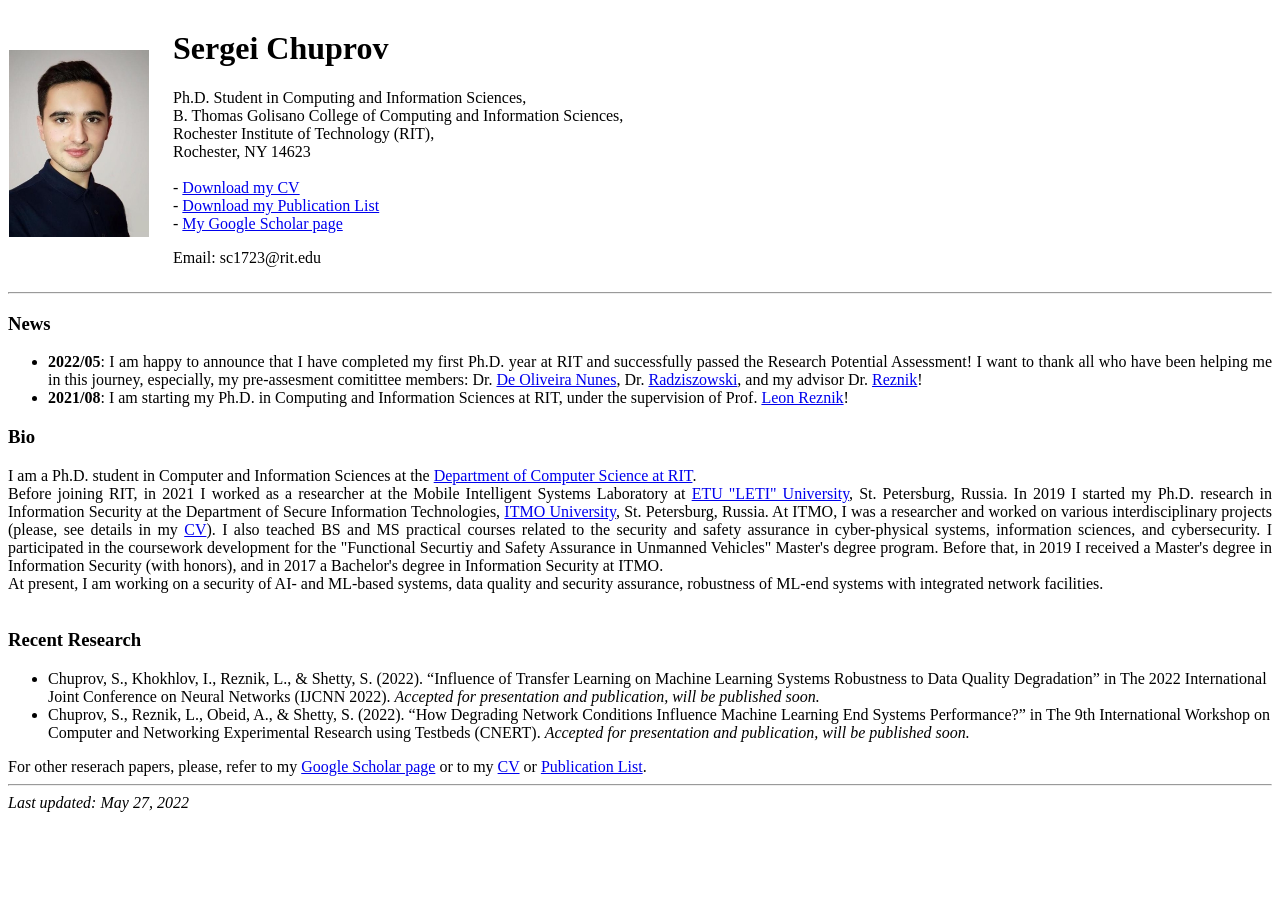
<file: old/index.html>
<!DOCTYPE html>
<html>
   <head>
    <meta charset="utf-8">
    <meta name="viewport" content="width=device-width, initial-scale=1">
    <meta name="author" content="SergeiChuprov">
	<meta name="copyright" content="&copy; 2022 Sergei Chuprov">
	<meta http-equiv="Content-language" content="en">
	<meta http-equiv="Content-Type" content="text/html">
	<meta name="description" content="Home page of Sergei Chuprov">
	<meta name="keywords" content="Sergei Chuprov">
	<meta name="robots" content="all">
    <title>Sergei Chuprov</title> 
   </head>
   <body>
    <table border="0" cellspacing="0">
		<tbody>
			<tr>
				<td align="left"><img border="0" src="u184558.jpg" width="140"></td>
				<td width="20">&nbsp;</td>
				<td align="left">
					<h1>Sergei Chuprov</h1>
					<p>
						Ph.D. Student in Computing and Information Sciences,<br>
						B. Thomas Golisano College of Computing and Information Sciences,<br>
						Rochester Institute of Technology (RIT),<br>
						Rochester, NY 14623<br>
						<br>
						- <a href="CV_Sergei_Chuprov.pdf" target="_blank">Download my CV</a><br>
						- <a href="Publications_Sergei_Chuprov.pdf" target="_blank">Download my Publication List</a><br>
						- <a href="https://scholar.google.com/citations?hl=en&authuser=1&user=IpuSnGwAAAAJ" target="_blank">My Google Scholar page</a><br>
					</p>
					<p>
						Email: sc1723@rit.edu<br>
					</p>
				</td>
			</tr>
		</tbody>
	</table>
    <hr>
	<div style="text-align: justify; text-justify: inter-word;">
	<h3>News</h3>
	<ul style="display: inlile-block;">
		<li><b>2022/05</b>: I am happy to announce that I have completed my first Ph.D. year at RIT and successfully passed the Research Potential Assessment! I want to thank all who have been helping me in this journey, especially, my pre-assesment comitittee members: Dr. <a href="https://www.rit.edu/directory/ixdics-ivan-de-oliveira-nunes" target="_blank">De Oliveira Nunes</a>, Dr. <a href="https://www.rit.edu/directory/sprics-stanislaw-radziszowski" target="_blank">Radziszowski</a>, and my advisor Dr. <a href="https://www.cs.rit.edu/~lr/" target="_blank">Reznik</a>!</li>
		<li><b>2021/08</b>: I am starting my Ph.D. in Computing and Information Sciences at RIT, under the supervision of Prof. <a href="https://www.cs.rit.edu/~lr/" target="_blank">Leon Reznik</a>!</li>
	</ul>
	<h3>Bio</h3>
			I am a Ph.D. student in Computer and Information Sciences at the <a href="https://www.rit.edu/computing/department-computer-science" target="_blank">Department of Computer Science at RIT</a>.<br> 
			Before joining RIT, in 2021 I worked as a researcher at the Mobile Intelligent Systems Laboratory at <a href="https://int.etu.ru/" target="_blank">ETU "LETI" University</a>, St. Petersburg, Russia. In 2019 I started my Ph.D. research in Information Security at the Department of Secure Information Technologies, <a href="https://en.itmo.ru/" target="_blank">ITMO University</a>, St. Petersburg, Russia. At ITMO, I was a researcher and worked on various interdisciplinary projects (please, see details in my <a href="CV_Sergei_Chuprov.pdf" target="_blank">CV</a>). I also teached BS and MS practical courses related to the security and safety assurance in cyber-physical systems, information sciences, and cybersecurity. I participated in the coursework development for the "Functional Securtiy and Safety Assurance in Unmanned Vehicles" Master's degree program. Before that, in 2019 I received a Master's degree in Information Security (with honors), and in 2017 a Bachelor's degree in Information Security at ITMO.<br> 
			At present, I am working on a security of AI- and ML-based systems, data quality and security assurance, robustness of ML-end systems with integrated network facilities.<br>
			<br>
	</div>
	<div> 
		<h3>Recent Research</h3>
			<ul>
				<li>Chuprov, S., Khokhlov, I., Reznik, L., & Shetty, S. (2022). “Influence of Transfer Learning on Machine Learning
					Systems Robustness to Data Quality Degradation” in The 2022 International Joint Conference on Neural Networks
					(IJCNN 2022).
					<i>Accepted for presentation and publication, will be published soon.</i></li>
				<li>Chuprov, S., Reznik, L., Obeid, A., & Shetty, S. (2022). “How Degrading Network Conditions Influence Machine Learning End Systems Performance?” in The 9th International Workshop on Computer and Networking
					Experimental Research using Testbeds (CNERT).
					<i>Accepted for presentation and publication, will be published soon.</i></li>
			</ul>
		For other reserach papers, please, refer to my <a href="https://scholar.google.com/citations?hl=en&authuser=1&user=IpuSnGwAAAAJ" target="_blank">Google Scholar page</a> or to my <a href="CV_Sergei_Chuprov.pdf" target="_blank">CV</a> or <a href="Publications_Sergei_Chuprov.pdf" target="_blank">Publication List</a>.<br>
	</div>
	<hr>
	<i>Last updated: May 27, 2022</i>
   </body>
</html>
</file>
<file: assets/css/styles.css>
body {
  background-color: #fff;
  padding:50px;
  font: 14px/1.5 -apple-system, BlinkMacSystemFont, "Segoe UI", Roboto, Oxygen, Ubuntu, Cantarell, "Fira Sans", "Droid Sans", "Helvetica Neue", Arial, sans-serif, "Apple Color Emoji", "Segoe UI Emoji", "Segoe UI Symbol";
  color:#595959;
  font-weight:400;
}

.sr-only {
  position:absolute;
  width:1px;
  height:1px;
  padding:0;
  margin:-1px;
  overflow:hidden;
  clip:rect(0,0,0,0);
  white-space:nowrap;
  border:0;
}

.skip-link {
  position:absolute;
  top:-40px;
  left:0;
  background:#0066aa;
  color:#fff;
  padding:8px 16px;
  z-index:1000;
  text-decoration:none;
  border-radius:0 0 4px 0;
}

.skip-link:focus {
  top:0;
  color:#fff;
}

a:focus-visible,
button:focus-visible,
[tabindex]:focus-visible {
  outline:2px solid #0066aa;
  outline-offset:2px;
}

header ul.contact-list {
  list-style:none;
  padding:0;
  margin:0 0 20px;
  height:auto;
  width:auto;
  background:transparent;
  border:none;
  border-radius:0;
}

header ul.contact-list li {
  display:flex;
  align-items:baseline;
  gap:10px;
  padding:3px 0;
  width:auto;
  height:auto;
  float:none;
  border-right:none;
}

header ul.contact-list .fa {
  width:1.1em;
  text-align:center;
  flex-shrink:0;
}

header ul.contact-list a {
  color:#39c;
  font-size:14px;
  display:inline;
  text-align:left;
  padding:0;
  height:auto;
  line-height:1.5;
}

.collapsible-section {
  margin: 0 0 20px;
  border: 1px solid #d0d0d0;
  border-radius: 5px;
  background: #f4f4f4;
}

.collapsible-section[open] {
  background: #fff;
}

.collapsible-section > summary {
  cursor: pointer;
  list-style: none;
  position: relative;
  padding: 8px 12px 8px 32px;
}

.collapsible-section:hover > summary {
  background: #ececec;
  border-radius: 4px;
}

.collapsible-section[open] > summary {
  border-bottom: 1px solid #e5e5e5;
}

.collapsible-section > ul,
.collapsible-section > ol {
  margin: 12px 16px 12px 0;
  padding-left: 56px;
  padding-right: 16px;
  box-sizing: border-box;
  overflow-wrap: break-word;
}

.collapsible-section > p,
.collapsible-section > h2,
.collapsible-section > h3,
.collapsible-section > h4 {
  margin-left: 16px;
  margin-right: 16px;
}

.collapsible-section > h2,
.collapsible-section > h3,
.collapsible-section > h4 {
  margin-top: 16px;
  margin-bottom: 8px;
}

.collapsible-section > summary::-webkit-details-marker {
  display: none;
}

.collapsible-section > summary::before {
  content: "▸";
  position: absolute;
  left: 12px;
  top: 50%;
  transform: translateY(-50%);
  color: #595959;
  font-size: 0.7em;
  transition: transform 0.15s ease;
}

.collapsible-section[open] > summary::before {
  transform: translateY(-50%) rotate(90deg);
}

.collapsible-section > summary h2,
.collapsible-section > summary h3 {
  display: inline;
  margin: 0;
}

.collapsible-section > summary a {
  font-size: inherit;
  font-weight: inherit;
}

.selected-publications {
  list-style: none;
  padding: 0;
  margin: 0 0 20px;
}

.selected-publications > li {
  display: flex;
  gap: 16px;
  align-items: flex-start;
  padding: 14px 0;
  border-bottom: 1px solid #e5e5e5;
}

.selected-publications > li:last-child {
  border-bottom: none;
}

.thumb-wrap {
  position: relative;
  display: inline-block;
  flex-shrink: 0;
  margin: 4px 10px 10px 4px;
}

.thumb-wrap::before,
.thumb-wrap::after {
  content: "";
  position: absolute;
  inset: 0;
  background: #fff;
  border: 1px solid #c8c8c8;
  border-radius: 4px;
  box-shadow: 0 1px 2px rgba(0, 0, 0, 0.08);
  z-index: 0;
}

.thumb-wrap::before {
  transform: rotate(-3deg) translate(-3px, 3px);
}

.thumb-wrap::after {
  transform: rotate(2deg) translate(4px, -1px);
}

.pub-thumb,
.project-thumb {
  position: relative;
  z-index: 1;
  display: block;
  width: 140px;
  height: 100px;
  object-fit: cover;
  border-radius: 4px;
  border: 1px solid #b8b8b8;
  background: #eef3f8;
  box-shadow: 0 1px 3px rgba(0, 0, 0, 0.12);
}

.pub-text,
.project-text {
  flex: 1;
  min-width: 0;
}

.project-list {
  list-style: none;
  padding-left: 0 !important;
}

.collapsible-section > .project-list {
  padding-left: 0 !important;
  padding-right: 16px;
  margin-left: 16px;
}

.project-list > li.project-item {
  display: flex;
  gap: 16px;
  align-items: flex-start;
  padding: 14px 0;
  border-bottom: 1px solid #e5e5e5;
  list-style: none;
}

.project-list > li.project-item:last-child {
  border-bottom: none;
}

.project-text > p {
  margin: 6px 0 0;
}

@media (max-width: 720px) {
  .selected-publications > li,
  .project-list > li.project-item {
    flex-direction: column;
  }

  .pub-thumb,
  .project-thumb {
    width: 100%;
    height: 140px;
  }
}

.venue-rank {
  display: inline-block;
  font-size: 0.85em;
  color: #4a4a4a;
  background: #eef3f8;
  padding: 1px 6px;
  border-radius: 3px;
  white-space: nowrap;
}

header > p {
  margin: 0 0 4px;
}

.header-divider {
  text-align: left;
  color: #b3b3b3;
  font-size: 28px;
  font-weight: 300;
  line-height: 0.7;
  margin: 2px 0 2px;
  user-select: none;
}

h1, h2, h3, h4, h5, h6 {
  color:#222;
  margin:0 0 20px;
}

p, ul, ol, table, pre, dl {
  margin:0 0 20px;
}

h1, h2, h3 {
  line-height:1.1;
}

h1 {
  font-size:28px;
  font-weight: 500;
}

h2 {
  color:#393939;
  font-weight: 500;
}

h3, h4, h5, h6 {
  color:#494949;
  font-weight: 500;
}

a {
  color:#39c;
  text-decoration:none;
}

a:hover {
  color:#069;
}

a small {
  font-size:11px;
  color:#777;
  margin-top:-0.3em;
  display:block;
}

a:hover small {
  color:#777;
}

.wrapper {
  width:100%;
  max-width:1200px;
  margin:0 auto;
}

body {
  word-wrap:break-word;
  overflow-wrap:break-word;
}

blockquote {
  border-left:1px solid #e5e5e5;
  margin:0;
  padding:0 0 0 20px;
  font-style:italic;
}

code, pre {
  font-family:Monaco, Bitstream Vera Sans Mono, Lucida Console, Terminal, Consolas, Liberation Mono, DejaVu Sans Mono, Courier New, monospace;
  color:#333;
}

pre {
  padding:8px 15px;
  background: #f8f8f8;
  border-radius:5px;
  border:1px solid #e5e5e5;
  overflow-x: auto;
}

table {
  width:100%;
  border-collapse:collapse;
  /*border-bottom:none;*/
}

/*tr {
  border-bottom:none;
}*/

th, td {
  text-align:left;
  padding:5px 10px;
  /*border-bottom:1px solid #e5e5e5;*/
  /*border-bottom:none;*/
}

dt {
  color:#444;
  font-weight:500;
}

th {
  color:#444;
}

img {
  max-width:100%;
}

header {
  width:270px;
  float:left;
  position:fixed;
  -webkit-font-smoothing:subpixel-antialiased;
}

header ul {
  list-style:none;
  height:40px;
  padding:0;
  background: #f4f4f4;
  border-radius:5px;
  border:1px solid #e0e0e0;
  width:270px;
}

header li {
  width:89px;
  float:left;
  border-right:1px solid #e0e0e0;
  height:40px;
}

header li:first-child a {
  border-radius:5px 0 0 5px;
}

header li:last-child a {
  border-radius:0 5px 5px 0;
}

header ul a {
  line-height:1;
  font-size:11px;
  color:#999;
  display:block;
  text-align:center;
  padding-top:6px;
  height:34px;
}

header ul a:hover {
  color:#999;
}

header ul a:active {
  background-color:#f0f0f0;
}

strong {
  color:#222;
  font-weight:500;
}

header ul li + li + li {
  border-right:none;
  width:89px;
}

header ul a strong {
  font-size:14px;
  display:block;
  color:#222;
}

section {
  width:850px;
  float:right;
  padding-bottom:50px;
}

small {
  font-size:11px;
}

hr {
  border:0;
  background:#e5e5e5;
  height:1px;
  margin:0 0 20px;
}

footer {
  width:270px;
  float:left;
  position:fixed;
  bottom:50px;
  -webkit-font-smoothing:subpixel-antialiased;
}

@media print, screen and (max-width: 1200px) {

  div.wrapper {
    width:auto;
    margin:0;
  }

  header, section,footer {
    float:none;
    position:static;
    width:auto;
  }

  header {
    padding-right:0;
  }

  section {
    border:1px solid #e5e5e5;
    border-width:1px 0;
    padding:20px 0;
    margin:0 0 20px;
  }

  table {
  border:none;
  }

  header a small {
    display:inline;
  }

  header ul {
    position:static;
  }
}

@media print, screen and (max-width: 720px) {
  body {
    padding: 24px;
    word-wrap: break-word;
  }

  section {
    border: 1px solid #e5e5e5;
    border-width: 1px 0;
    padding: 20px 0;
    margin: 0 0 20px;
  }

  header {
    padding: 0;
  }

  header ul, header p.view {
    position: static;
  }

  header img {
    max-width: 200px;
    width: 100%;
    height: auto;
  }

  h1 {
    font-size: 24px;
  }

  /* Tighten collapsible content padding so text doesn't get cramped */
  .collapsible-section > ul,
  .collapsible-section > ol {
    padding-left: 32px;
    padding-right: 10px;
  }

  .collapsible-section > p,
  .collapsible-section > h2,
  .collapsible-section > h3,
  .collapsible-section > h4 {
    margin-left: 12px;
    margin-right: 12px;
  }

  .collapsible-section > summary {
    padding: 10px 12px 10px 28px;
  }

  .collapsible-section > summary::before {
    left: 10px;
  }

  /* News/Projects scroll regions shorter on phones */
  div[aria-labelledby="news-heading"] {
    height: 240px;
  }

  pre, code {
    word-wrap: normal;
  }
}

@media print, screen and (max-width: 480px) {
  body {
    padding: 14px;
    font-size: 15px;  /* slightly larger base for readability on small screens */
  }

  section {
    border: 1px solid #e5e5e5;
    border-width: 1px 0;
    padding: 16px 0;
    margin: 0 0 16px;
  }

  h1 {
    font-size: 22px;
  }

  header img {
    max-width: 160px;
  }

  /* Stack contact icons + links cleanly on tiny screens */
  header ul.contact-list li {
    align-items: flex-start;
    gap: 8px;
    flex-wrap: wrap;
  }

  /* Tighter collapsible boxes */
  .collapsible-section > summary {
    padding: 10px 10px 10px 26px;
  }

  .collapsible-section > ul,
  .collapsible-section > ol {
    padding-left: 24px;
    padding-right: 6px;
  }

  /* Make the project link clusters wrap onto multiple lines instead of overflowing */
  .project-text b {
    word-break: normal;
    overflow-wrap: anywhere;
  }

  /* Smaller venue-rank chips so they don't dominate the line */
  .venue-rank {
    font-size: 0.78em;
    padding: 0 4px;
  }

  /* Shrink the decorative tilde so it doesn't take so much vertical space */
  .header-divider {
    font-size: 22px;
    margin: 1px 0;
  }
}

@media print {
  body {
    padding:0.4in;
    font-size:12pt;
    color:#444;
  }
  
  section {
    border:1px solid #e5e5e5;
    border-width:1px 0;
    padding:20px 0;
    margin:0 0 20px;
  }
}
</file>
<file: assets/css/pygment_trac.css>
.highlight  { background: #ffffff; }
.highlight .c { color: #999988; font-style: italic } /* Comment */
.highlight .err { color: #a61717; background-color: #e3d2d2 } /* Error */
.highlight .k { font-weight: bold } /* Keyword */
.highlight .o { font-weight: bold } /* Operator */
.highlight .cm { color: #999988; font-style: italic } /* Comment.Multiline */
.highlight .cp { color: #999999; font-weight: bold } /* Comment.Preproc */
.highlight .c1 { color: #999988; font-style: italic } /* Comment.Single */
.highlight .cs { color: #999999; font-weight: bold; font-style: italic } /* Comment.Special */
.highlight .gd { color: #000000; background-color: #ffdddd } /* Generic.Deleted */
.highlight .gd .x { color: #000000; background-color: #ffaaaa } /* Generic.Deleted.Specific */
.highlight .ge { font-style: italic } /* Generic.Emph */
.highlight .gr { color: #aa0000 } /* Generic.Error */
.highlight .gh { color: #999999 } /* Generic.Heading */
.highlight .gi { color: #000000; background-color: #ddffdd } /* Generic.Inserted */
.highlight .gi .x { color: #000000; background-color: #aaffaa } /* Generic.Inserted.Specific */
.highlight .go { color: #888888 } /* Generic.Output */
.highlight .gp { color: #555555 } /* Generic.Prompt */
.highlight .gs { font-weight: bold } /* Generic.Strong */
.highlight .gu { color: #800080; font-weight: bold; } /* Generic.Subheading */
.highlight .gt { color: #aa0000 } /* Generic.Traceback */
.highlight .kc { font-weight: bold } /* Keyword.Constant */
.highlight .kd { font-weight: bold } /* Keyword.Declaration */
.highlight .kn { font-weight: bold } /* Keyword.Namespace */
.highlight .kp { font-weight: bold } /* Keyword.Pseudo */
.highlight .kr { font-weight: bold } /* Keyword.Reserved */
.highlight .kt { color: #445588; font-weight: bold } /* Keyword.Type */
.highlight .m { color: #009999 } /* Literal.Number */
.highlight .s { color: #d14 } /* Literal.String */
.highlight .na { color: #008080 } /* Name.Attribute */
.highlight .nb { color: #0086B3 } /* Name.Builtin */
.highlight .nc { color: #445588; font-weight: bold } /* Name.Class */
.highlight .no { color: #008080 } /* Name.Constant */
.highlight .ni { color: #800080 } /* Name.Entity */
.highlight .ne { color: #990000; font-weight: bold } /* Name.Exception */
.highlight .nf { color: #990000; font-weight: bold } /* Name.Function */
.highlight .nn { color: #555555 } /* Name.Namespace */
.highlight .nt { color: #000080 } /* Name.Tag */
.highlight .nv { color: #008080 } /* Name.Variable */
.highlight .ow { font-weight: bold } /* Operator.Word */
.highlight .w { color: #bbbbbb } /* Text.Whitespace */
.highlight .mf { color: #009999 } /* Literal.Number.Float */
.highlight .mh { color: #009999 } /* Literal.Number.Hex */
.highlight .mi { color: #009999 } /* Literal.Number.Integer */
.highlight .mo { color: #009999 } /* Literal.Number.Oct */
.highlight .sb { color: #d14 } /* Literal.String.Backtick */
.highlight .sc { color: #d14 } /* Literal.String.Char */
.highlight .sd { color: #d14 } /* Literal.String.Doc */
.highlight .s2 { color: #d14 } /* Literal.String.Double */
.highlight .se { color: #d14 } /* Literal.String.Escape */
.highlight .sh { color: #d14 } /* Literal.String.Heredoc */
.highlight .si { color: #d14 } /* Literal.String.Interpol */
.highlight .sx { color: #d14 } /* Literal.String.Other */
.highlight .sr { color: #009926 } /* Literal.String.Regex */
.highlight .s1 { color: #d14 } /* Literal.String.Single */
.highlight .ss { color: #990073 } /* Literal.String.Symbol */
.highlight .bp { color: #999999 } /* Name.Builtin.Pseudo */
.highlight .vc { color: #008080 } /* Name.Variable.Class */
.highlight .vg { color: #008080 } /* Name.Variable.Global */
.highlight .vi { color: #008080 } /* Name.Variable.Instance */
.highlight .il { color: #009999 } /* Literal.Number.Integer.Long */

.type-csharp .highlight .k { color: #0000FF }
.type-csharp .highlight .kt { color: #0000FF }
.type-csharp .highlight .nf { color: #000000; font-weight: normal }
.type-csharp .highlight .nc { color: #2B91AF }
.type-csharp .highlight .nn { color: #000000 }
.type-csharp .highlight .s { color: #A31515 }
.type-csharp .highlight .sc { color: #A31515 }
</file>
